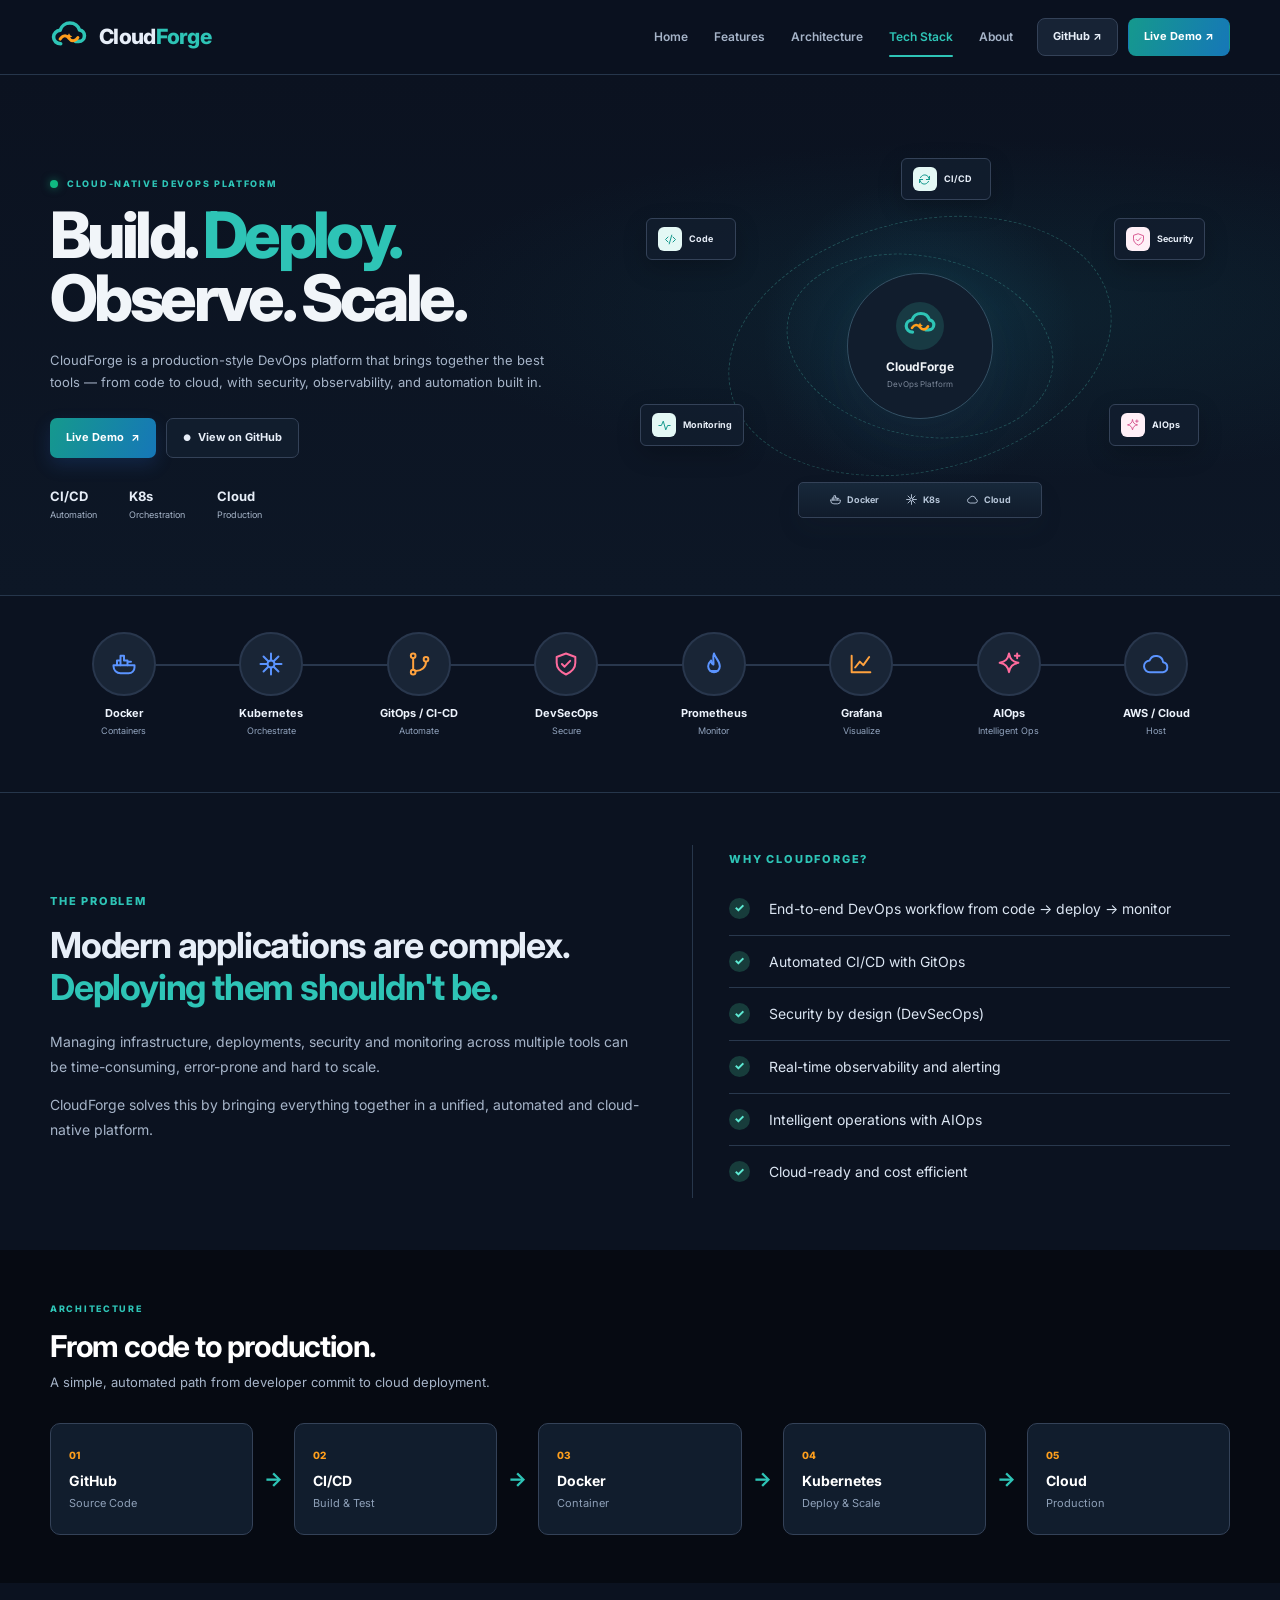
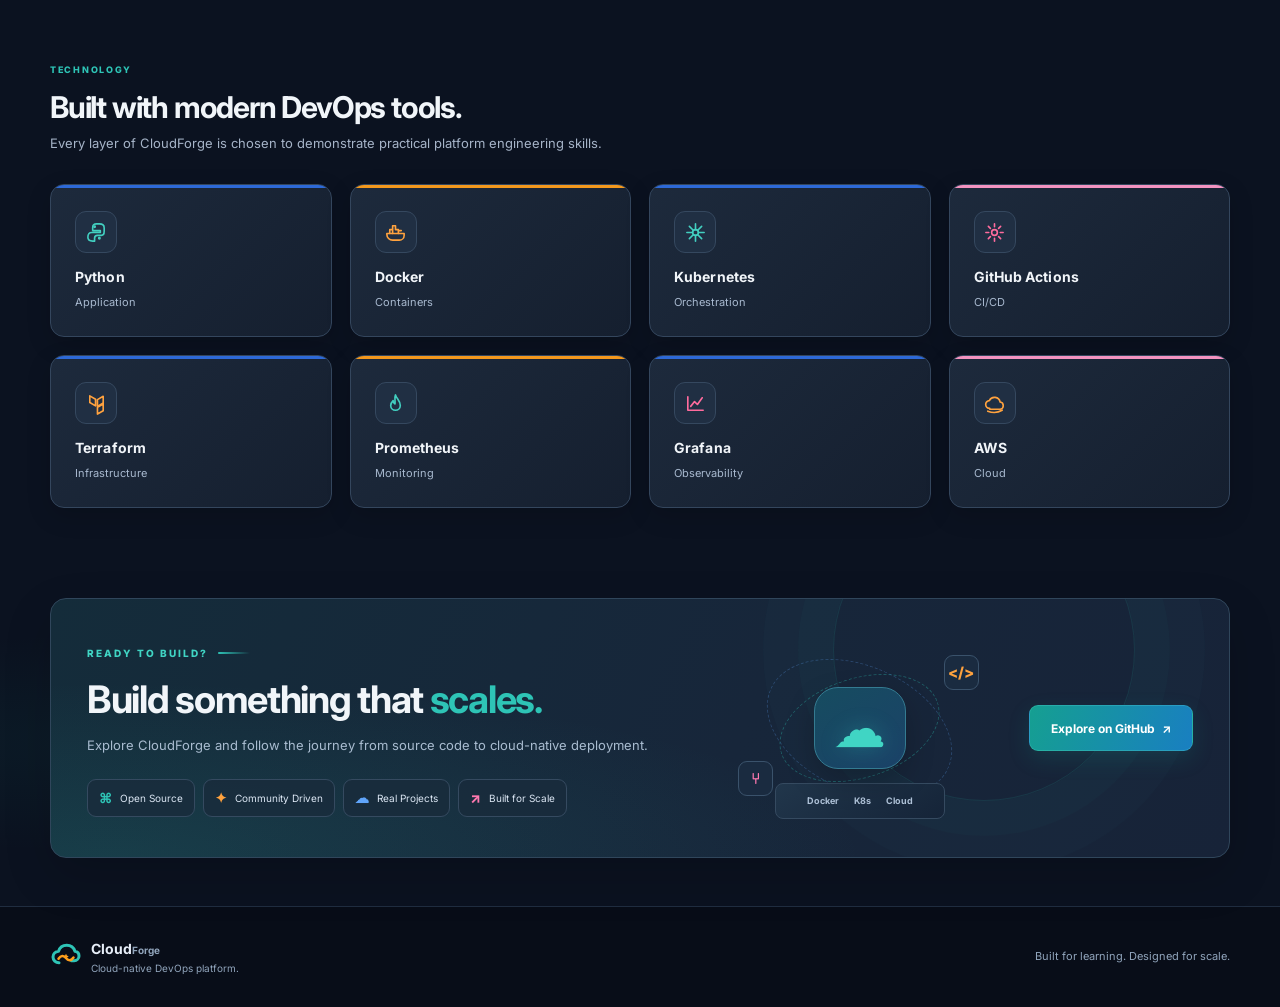
<file: docs/index.html>
<!DOCTYPE html>
<html lang="en">
<head>
  <meta charset="UTF-8">
  <meta name="viewport" content="width=device-width, initial-scale=1.0">
  <meta name="description" content="CloudForge — a cloud-native DevOps platform for building, deploying, observing, and scaling modern applications.">
  <title>CloudForge | Cloud-Native DevOps Platform</title>
  <link rel="icon" type="image/svg+xml" href="logo.svg">
  <link rel="preconnect" href="https://fonts.googleapis.com">
  <link rel="preconnect" href="https://fonts.gstatic.com" crossorigin>
  <link href="https://fonts.googleapis.com/css2?family=Inter:wght@400;500;600;700;800&display=swap" rel="stylesheet">
  <link rel="stylesheet" href="style.css">
</head>
<body>
  <header class="navbar">
    <div class="container nav-content">
      <a href="#" class="logo" aria-label="CloudForge home">
        <img src="logo.svg" class="logo-icon" alt="CloudForge logo">
        <span>Cloud<span>Forge</span></span>
      </a>

      <button class="mobile-menu-toggle" type="button"
              aria-label="Open navigation menu"
              aria-expanded="false"
              aria-controls="primary-navigation">
        <span></span><span></span><span></span>
      </button>

      <nav id="primary-navigation" aria-label="Primary navigation">
        <a class="active" href="#">Home</a>
        <a href="#features">Features</a>
        <a href="#architecture">Architecture</a>
        <a href="#stack">Tech Stack</a>
        <a href="#about">About</a>
      </nav>

      <div class="nav-actions">
        <a href="https://github.com/viditbruhh/CloudForge" class="github-btn" target="_blank" rel="noreferrer">GitHub ↗</a>
        <a href="demo.html" class="nav-demo-btn">Live Demo ↗</a>
      </div>
    </div>
  </header>

  <main>
    <section class="hero">
      <div class="container hero-grid">
        <div class="hero-copy">
          <span class="eyebrow hero-eyebrow"><span class="status-light" aria-hidden="true"></span> CLOUD-NATIVE DEVOPS PLATFORM</span>
          <h1>Build. <span>Deploy.</span><br>Observe. Scale.</h1>
          <p>CloudForge is a production-style DevOps platform that brings together the best tools — from code to cloud, with security, observability, and automation built in.</p>
          <div class="hero-actions">
            <a href="demo.html" class="primary-btn">Live Demo <span>↗</span></a>
            <a href="https://github.com/viditbruhh/CloudForge" class="secondary-btn" target="_blank" rel="noreferrer"><span class="github-mark">●</span> View on GitHub</a>
          </div>
          <div class="hero-proof">
            <div><strong>CI/CD</strong><span>Automation</span></div>
            <div><strong>K8s</strong><span>Orchestration</span></div>
            <div><strong>Cloud</strong><span>Production</span></div>
          </div>
        </div>

        <div class="hero-diagram" aria-label="CloudForge DevOps platform architecture illustration">
          <div class="diagram-glow"></div>
          <div class="orbit orbit-one"></div>
          <div class="orbit orbit-two"></div>
          <div class="diagram-node node-code"><span class="node-icon mint"><svg viewBox="0 0 24 24" aria-hidden="true" focusable="false"><path d="m8 8-4 4 4 4"/><path d="m16 8 4 4-4 4"/><path d="m14 5-4 14"/></svg></span><b>Code</b></div>
          <div class="diagram-node node-cicd"><span class="node-icon mint"><svg viewBox="0 0 24 24" aria-hidden="true" focusable="false"><path d="M20 7v5h-5"/><path d="M4 17v-5h5"/><path d="M5.6 9a7 7 0 0 1 11.8-2L20 12"/><path d="M4 12l2.6 5a7 7 0 0 0 11.8-2"/></svg></span><b>CI/CD</b></div>
          <div class="diagram-node node-security"><span class="node-icon pink"><svg viewBox="0 0 24 24" aria-hidden="true" focusable="false"><path d="M12 3 20 6v5c0 5-3.4 8-8 10-4.6-2-8-5-8-10V6z"/><path d="m8.5 12 2.3 2.3 4.8-5"/></svg></span><b>Security</b></div>
          <div class="diagram-node node-monitor"><span class="node-icon mint"><svg viewBox="0 0 24 24" aria-hidden="true" focusable="false"><path d="M3 12h4l3-7 4 14 3-7h4"/></svg></span><b>Monitoring</b></div>
          <div class="diagram-node node-ai"><span class="node-icon pink"><svg viewBox="0 0 24 24" aria-hidden="true" focusable="false"><path d="M12 3c1 5 3 7 8 8-5 1-7 3-8 8-1-5-3-7-8-8 5-1 7-3 8-8z"/><path d="M19 3v4M17 5h4"/></svg></span><b>AIOps</b></div>
          <div class="platform-core">
            <div class="core-logo"><img src="logo.svg" alt=""></div>
            <strong>CloudForge</strong>
            <span>DevOps Platform</span>
          </div>
          <div class="platform-base">
  <span><svg viewBox="0 0 24 24" aria-hidden="true"><path d="M3 13h18v2a5 5 0 0 1-5 5H9a6 6 0 0 1-6-6z"/><path d="M6 13V9h3v4M9 9V5h3v4M12 9h3v4M15 10h3"/></svg>Docker</span>
  <span><svg viewBox="0 0 24 24" aria-hidden="true"><circle cx="12" cy="12" r="3"/><path d="M12 3v6M12 15v6M3 12h6M15 12h6M5.6 5.6l4.3 4.3M14.1 14.1l4.3 4.3M18.4 5.6l-4.3 4.3M9.9 14.1l-4.3 4.3"/></svg>K8s</span>
  <span><svg viewBox="0 0 24 24" aria-hidden="true"><path d="M7 18.5a4.5 4.5 0 0 1-.6-8.9 6 6 0 0 1 11.5 1.4 3.8 3.8 0 0 1-.4 7.5z"/></svg>Cloud</span>
</div>
        </div>
      </div>
    </section>

    <section class="capability-strip" id="features">
  <div class="container">
    <div class="capability-grid">
      <div class="capability docker">
        <span class="cap-node"><svg viewBox="0 0 24 24" aria-hidden="true" focusable="false"><path d="M3 13h18v2a5 5 0 0 1-5 5H9a6 6 0 0 1-6-6z"/><path d="M6 13V9h3v4M9 9V5h3v4M12 9h3v4M15 10h3"/></svg></span>
        <strong>Docker</strong><small>Containers</small>
      </div>
      <div class="capability k8s">
        <span class="cap-node"><svg viewBox="0 0 24 24" aria-hidden="true" focusable="false"><circle cx="12" cy="12" r="3"/><path d="M12 3v6M12 15v6M3 12h6M15 12h6M5.6 5.6l4.3 4.3M14.1 14.1l4.3 4.3M18.4 5.6l-4.3 4.3M9.9 14.1l-4.3 4.3"/></svg></span>
        <strong>Kubernetes</strong><small>Orchestrate</small>
      </div>
      <div class="capability gitops">
        <span class="cap-node"><svg viewBox="0 0 24 24" aria-hidden="true" focusable="false"><circle cx="7" cy="5" r="2"/><circle cx="7" cy="19" r="2"/><circle cx="18" cy="8" r="2"/><path d="M7 7v10M9 18c5 0 9-3 9-8"/></svg></span>
        <strong>GitOps / CI-CD</strong><small>Automate</small>
      </div>
      <div class="capability security">
        <span class="cap-node"><svg viewBox="0 0 24 24" aria-hidden="true" focusable="false"><path d="M12 3 20 6v5c0 5-3.4 8-8 10-4.6-2-8-5-8-10V6z"/><path d="m8.5 12 2.3 2.3 4.8-5"/></svg></span>
        <strong>DevSecOps</strong><small>Secure</small>
      </div>
      <div class="capability prometheus">
        <span class="cap-node"><svg viewBox="0 0 24 24" aria-hidden="true" focusable="false"><path d="M12 3c1 4 5 6 5 11a5 5 0 0 1-10 0c0-2 1-3.5 2.5-5 .1 2 1 3 2 3.5C12 9 10.5 6.5 12 3z"/><path d="M9 18h6"/></svg></span>
        <strong>Prometheus</strong><small>Monitor</small>
      </div>
      <div class="capability grafana">
        <span class="cap-node"><svg viewBox="0 0 24 24" aria-hidden="true" focusable="false"><path d="M4 19V5M4 19h16"/><path d="m7 15 4-5 3 3 5-7"/></svg></span>
        <strong>Grafana</strong><small>Visualize</small>
      </div>
      <div class="capability aiops">
        <span class="cap-node"><svg viewBox="0 0 24 24" aria-hidden="true" focusable="false"><path d="M12 3c1 5 3 7 8 8-5 1-7 3-8 8-1-5-3-7-8-8 5-1 7-3 8-8z"/><path d="M19 3v4M17 5h4"/></svg></span>
        <strong>AIOps</strong><small>Intelligent Ops</small>
      </div>
      <div class="capability cloud">
        <span class="cap-node"><svg viewBox="0 0 24 24" aria-hidden="true" focusable="false"><path d="M7 19a5 5 0 0 1-.5-10 6 6 0 0 1 11.6 1.5A4.3 4.3 0 0 1 18 19z"/></svg></span>
        <strong>AWS / Cloud</strong><small>Host</small>
      </div>
    </div>
  </div>
</section>

    <section class="problem-section" id="about">
      <div class="container problem-grid">
        <div class="problem-copy">
          <span class="eyebrow">THE PROBLEM</span>
          <h2>Modern applications are complex.<br><span>Deploying them shouldn't be.</span></h2>
          <p>Managing infrastructure, deployments, security and monitoring across multiple tools can be time-consuming, error-prone and hard to scale.</p>
          <p>CloudForge solves this by bringing everything together in a unified, automated and cloud-native platform.</p>
        </div>
        <div class="why-card">
          <span class="eyebrow">WHY CLOUDFORGE?</span>
          <ul>
            <li><span>✓</span> End-to-end DevOps workflow from code → deploy → monitor</li>
            <li><span>✓</span> Automated CI/CD with GitOps</li>
            <li><span>✓</span> Security by design (DevSecOps)</li>
            <li><span>✓</span> Real-time observability and alerting</li>
            <li><span>✓</span> Intelligent operations with AIOps</li>
            <li><span>✓</span> Cloud-ready and cost efficient</li>
          </ul>
        </div>
      </div>
    </section>

    <section class="architecture-section" id="architecture">
      <div class="container">
        <div class="section-heading dark-heading">
          <span class="eyebrow">ARCHITECTURE</span>
          <h2>From code to production.</h2>
          <p>A simple, automated path from developer commit to cloud deployment.</p>
        </div>
        <div class="architecture-flow">
          <div class="architecture-node"><span>01</span><strong>GitHub</strong><small>Source Code</small></div>
          <div class="flow-arrow">→</div>
          <div class="architecture-node"><span>02</span><strong>CI/CD</strong><small>Build &amp; Test</small></div>
          <div class="flow-arrow">→</div>
          <div class="architecture-node"><span>03</span><strong>Docker</strong><small>Container</small></div>
          <div class="flow-arrow">→</div>
          <div class="architecture-node"><span>04</span><strong>Kubernetes</strong><small>Deploy &amp; Scale</small></div>
          <div class="flow-arrow">→</div>
          <div class="architecture-node"><span>05</span><strong>Cloud</strong><small>Production</small></div>
        </div>
      </div>
    </section>

    <section class="stack-section" id="stack">
      <div class="container">
        <div class="section-heading">
          <span class="eyebrow">TECHNOLOGY</span>
          <h2>Built with modern DevOps tools.</h2>
          <p>Every layer of CloudForge is chosen to demonstrate practical platform engineering skills.</p>
        </div>
        <div class="stack-grid">
          <div class="stack-card"><span class="stack-icon" aria-hidden="true"><svg viewBox="0 0 24 24" focusable="false"><path d="M12 3c-4 0-4 2-4 4v3h8v2H7c-3 0-4 2-4 5s2 4 5 4h2v-3c0-2 1-3 3-3h4c2 0 3-2 3-4V7c0-3-2-4-5-4z"/><circle cx="10" cy="6" r=".7" fill="currentColor"/><circle cx="15" cy="18" r=".7" fill="currentColor"/></svg></span><strong>Python</strong><small>Application</small></div>
          <div class="stack-card"><span class="stack-icon" aria-hidden="true"><svg viewBox="0 0 24 24" focusable="false"><path d="M3 13h18v2a5 5 0 0 1-5 5H9a6 6 0 0 1-6-6z"/><path d="M6 13V9h3v4M9 9V5h3v4M12 9h3v4M15 10h3"/></svg></span><strong>Docker</strong><small>Containers</small></div>
          <div class="stack-card"><span class="stack-icon" aria-hidden="true"><svg viewBox="0 0 24 24" focusable="false"><circle cx="12" cy="12" r="3"/><path d="M12 3v6M12 15v6M3 12h6M15 12h6M5.6 5.6l4.3 4.3M14.1 14.1l4.3 4.3M18.4 5.6l-4.3 4.3M9.9 14.1l-4.3 4.3"/></svg></span><strong>Kubernetes</strong><small>Orchestration</small></div>
          <div class="stack-card"><span class="stack-icon" aria-hidden="true"><svg viewBox="0 0 24 24" focusable="false"><circle cx="12" cy="12" r="3"/><path d="M12 3v3M12 18v3M3 12h3M18 12h3M5.6 5.6l2.1 2.1M16.3 16.3l2.1 2.1M18.4 5.6l-2.1 2.1M7.7 16.3l-2.1 2.1"/></svg></span><strong>GitHub Actions</strong><small>CI/CD</small></div>
          <div class="stack-card"><span class="stack-icon" aria-hidden="true"><svg viewBox="0 0 24 24" focusable="false"><path d="m5 4 6 3.5v7L5 11zM13 8l6-3.5v7L13 15zM13 16l6-3.5v7L13 23z"/></svg></span><strong>Terraform</strong><small>Infrastructure</small></div>
          <div class="stack-card"><span class="stack-icon" aria-hidden="true"><svg viewBox="0 0 24 24" focusable="false"><path d="M12 3c1 4 5 6 5 11a5 5 0 0 1-10 0c0-2 1-3.5 2.5-5 .1 2 1 3 2 3.5C12 9 10.5 6.5 12 3z"/></svg></span><strong>Prometheus</strong><small>Monitoring</small></div>
          <div class="stack-card"><span class="stack-icon" aria-hidden="true"><svg viewBox="0 0 24 24" focusable="false"><path d="M4 19V5M4 19h16"/><path d="m7 15 4-5 3 3 5-7"/></svg></span><strong>Grafana</strong><small>Observability</small></div>
          <div class="stack-card"><span class="stack-icon" aria-hidden="true"><svg viewBox="0 0 24 24" focusable="false"><path d="M7 17a4 4 0 0 1-.4-8 6 6 0 0 1 11.3 1.5A3.8 3.8 0 0 1 18 18H7z"/><path d="M5 20c5 2 10 2 15-1"/></svg></span><strong>AWS</strong><small>Cloud</small></div>
        </div>
      </div>
    </section>

    <section class="cta-section">
      <div class="container cta-card">
        <div class="cta-copy">
          <span class="eyebrow">READY TO BUILD?</span>
          <h2>Build something that <span>scales.</span></h2>
          <p>Explore CloudForge and follow the journey from source code to cloud-native deployment.</p>

          <div class="cta-highlights">
            <span><b class="cta-highlight-icon mint">⌘</b> Open Source</span>
            <span><b class="cta-highlight-icon orange">✦</b> Community Driven</span>
            <span><b class="cta-highlight-icon blue">☁</b> Real Projects</span>
            <span><b class="cta-highlight-icon pink">↗</b> Built for Scale</span>
          </div>
        </div>

        <div class="cta-visual" aria-hidden="true">
          <div class="cta-orbit cta-orbit-one"></div>
          <div class="cta-orbit cta-orbit-two"></div>
          <div class="cta-cloud">☁</div>
          <div class="cta-float cta-float-code">&lt;/&gt;</div>
          <div class="cta-float cta-float-git">⑂</div>
          <div class="cta-platform">
            <span>Docker</span><span>K8s</span><span>Cloud</span>
          </div>
        </div>

        <a href="https://github.com/viditbruhh/CloudForge" class="primary-btn cta-github-btn" target="_blank" rel="noreferrer">Explore on GitHub <span>↗</span></a>
      </div>
    </section>
  </main>

  <footer>
    <div class="container footer-content">
      <div class="footer-brand"><img src="logo.svg" alt=""><div><strong>Cloud<span>Forge</span></strong><span>Cloud-native DevOps platform.</span></div></div>
      <p>Built for learning. Designed for scale.</p>
    </div>
  </footer>
  <script src="script.js" defer></script>
</body>
</html>
</file>
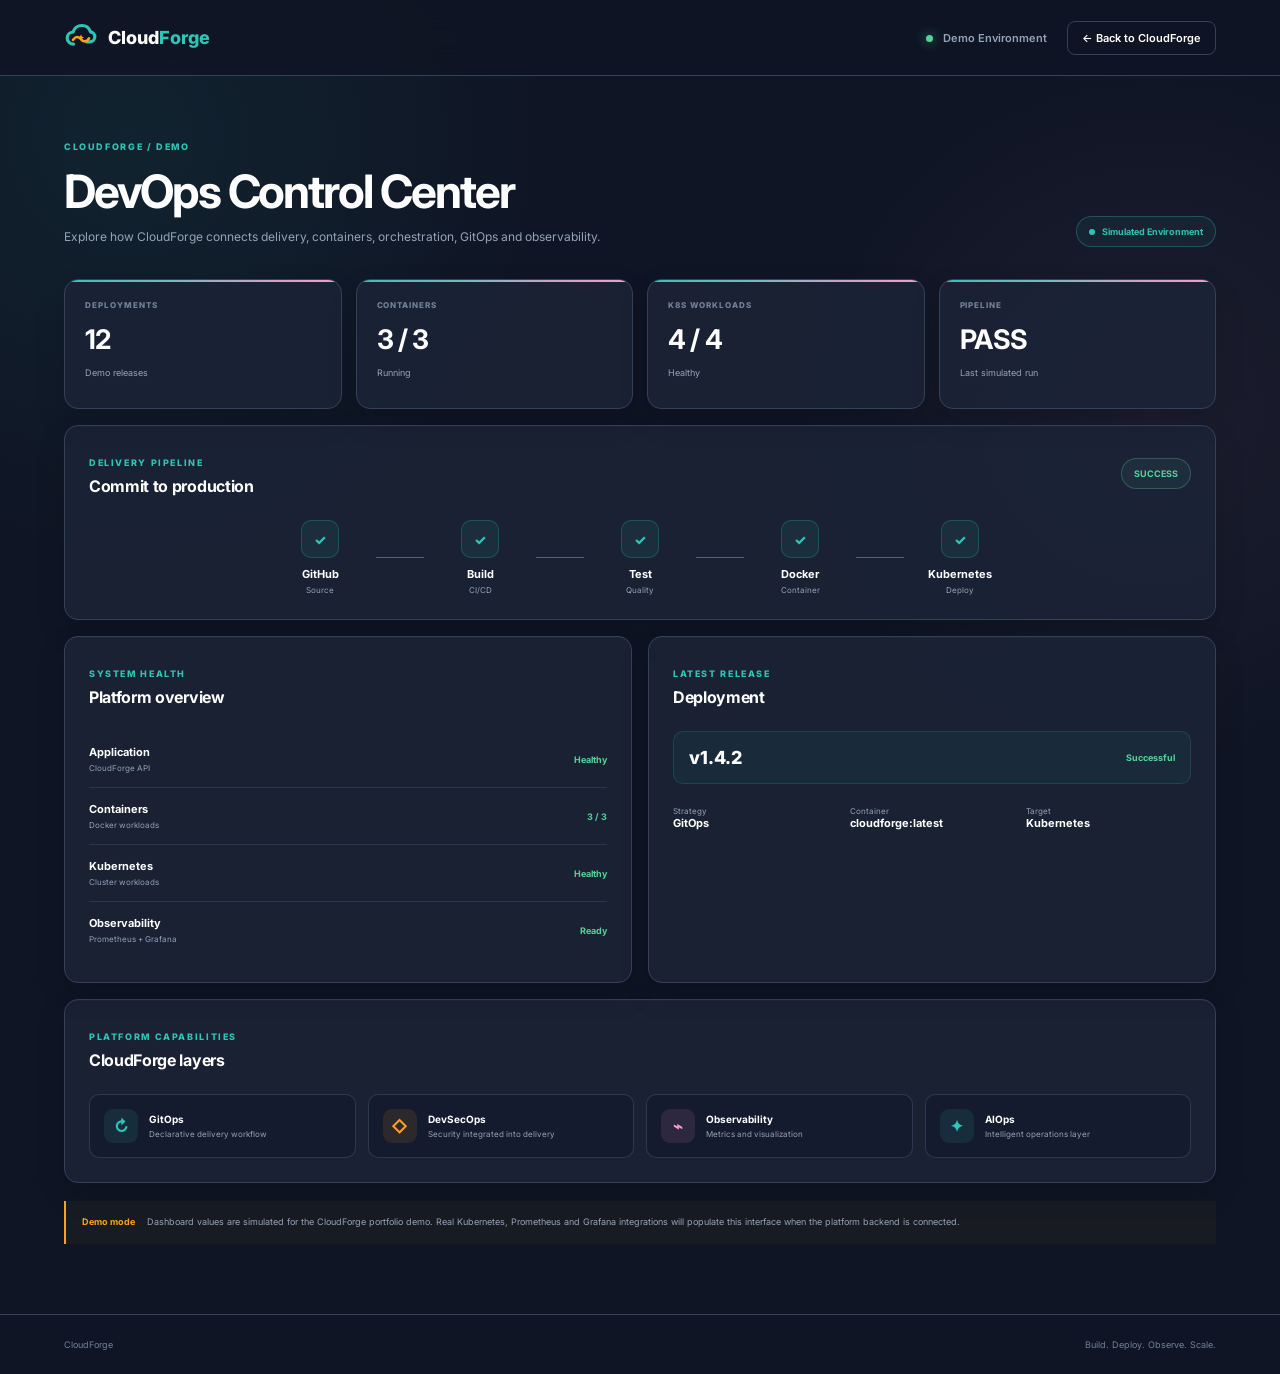
<file: docs/demo.html>
<!DOCTYPE html>
<html lang="en">
<head>
  <meta charset="UTF-8">
  <meta name="viewport" content="width=device-width, initial-scale=1.0">
  <title>CloudForge | DevOps Dashboard</title>
  <link rel="icon" href="logo.svg">
  <link rel="stylesheet" href="demo.css">
</head>

<body>

  <header class="demo-nav">
    <a href="index.html" class="brand">
      <img src="logo.svg" alt="CloudForge">
      <span>Cloud<span>Forge</span></span>
    </a>

    <div class="demo-nav-right">
      <span class="environment">
        <i></i>
        Demo Environment
      </span>

      <a href="index.html" class="back-btn">← Back to CloudForge</a>
    </div>
  </header>

  <main class="dashboard">

    <section class="dashboard-heading">
      <div>
        <span class="eyebrow">CLOUDFORGE / DEMO</span>
        <h1>DevOps Control Center</h1>
        <p>
          Explore how CloudForge connects delivery, containers,
          orchestration, GitOps and observability.
        </p>
      </div>

      <div class="status-pill">
        <span></span>
        Simulated Environment
      </div>
    </section>

    <section class="metric-grid">

      <article class="metric-card">
        <span class="metric-label">DEPLOYMENTS</span>
        <strong>12</strong>
        <small>Demo releases</small>
      </article>

      <article class="metric-card">
        <span class="metric-label">CONTAINERS</span>
        <strong>3 / 3</strong>
        <small>Running</small>
      </article>

      <article class="metric-card">
        <span class="metric-label">K8S WORKLOADS</span>
        <strong>4 / 4</strong>
        <small>Healthy</small>
      </article>

      <article class="metric-card">
        <span class="metric-label">PIPELINE</span>
        <strong>PASS</strong>
        <small>Last simulated run</small>
      </article>

    </section>

    <section class="panel pipeline-panel">

      <div class="panel-heading">
        <div>
          <span class="panel-kicker">DELIVERY PIPELINE</span>
          <h2>Commit to production</h2>
        </div>

        <span class="panel-status">SUCCESS</span>
      </div>

      <div class="pipeline">

        <div class="pipeline-step complete">
          <div class="step-icon">✓</div>
          <strong>GitHub</strong>
          <small>Source</small>
        </div>

        <div class="pipeline-line complete"></div>

        <div class="pipeline-step complete">
          <div class="step-icon">✓</div>
          <strong>Build</strong>
          <small>CI/CD</small>
        </div>

        <div class="pipeline-line complete"></div>

        <div class="pipeline-step complete">
          <div class="step-icon">✓</div>
          <strong>Test</strong>
          <small>Quality</small>
        </div>

        <div class="pipeline-line complete"></div>

        <div class="pipeline-step complete">
          <div class="step-icon">✓</div>
          <strong>Docker</strong>
          <small>Container</small>
        </div>

        <div class="pipeline-line complete"></div>

        <div class="pipeline-step complete">
          <div class="step-icon">✓</div>
          <strong>Kubernetes</strong>
          <small>Deploy</small>
        </div>

      </div>

    </section>

    <div class="dashboard-grid">

      <section class="panel health-panel">

        <div class="panel-heading">
          <div>
            <span class="panel-kicker">SYSTEM HEALTH</span>
            <h2>Platform overview</h2>
          </div>
        </div>

        <div class="health-list">

          <div class="health-row">
            <div>
              <strong>Application</strong>
              <small>CloudForge API</small>
            </div>
            <span class="healthy">Healthy</span>
          </div>

          <div class="health-row">
            <div>
              <strong>Containers</strong>
              <small>Docker workloads</small>
            </div>
            <span class="healthy">3 / 3</span>
          </div>

          <div class="health-row">
            <div>
              <strong>Kubernetes</strong>
              <small>Cluster workloads</small>
            </div>
            <span class="healthy">Healthy</span>
          </div>

          <div class="health-row">
            <div>
              <strong>Observability</strong>
              <small>Prometheus + Grafana</small>
            </div>
            <span class="healthy">Ready</span>
          </div>

        </div>

      </section>

      <section class="panel deployment-panel">

        <div class="panel-heading">
          <div>
            <span class="panel-kicker">LATEST RELEASE</span>
            <h2>Deployment</h2>
          </div>
        </div>

        <div class="release-version">
          <span>v1.4.2</span>
          <strong>Successful</strong>
        </div>

        <div class="release-info">
          <div>
            <small>Strategy</small>
            <strong>GitOps</strong>
          </div>

          <div>
            <small>Container</small>
            <strong>cloudforge:latest</strong>
          </div>

          <div>
            <small>Target</small>
            <strong>Kubernetes</strong>
          </div>
        </div>

      </section>

    </div>

    <section class="panel capabilities-panel">

      <div class="panel-heading">
        <div>
          <span class="panel-kicker">PLATFORM CAPABILITIES</span>
          <h2>CloudForge layers</h2>
        </div>
      </div>

      <div class="capability-grid">

        <div class="capability-item">
          <span class="cap-icon mint">↻</span>
          <div>
            <strong>GitOps</strong>
            <small>Declarative delivery workflow</small>
          </div>
        </div>

        <div class="capability-item">
          <span class="cap-icon orange">◇</span>
          <div>
            <strong>DevSecOps</strong>
            <small>Security integrated into delivery</small>
          </div>
        </div>

        <div class="capability-item">
          <span class="cap-icon pink">⌁</span>
          <div>
            <strong>Observability</strong>
            <small>Metrics and visualization</small>
          </div>
        </div>

        <div class="capability-item">
          <span class="cap-icon mint">✦</span>
          <div>
            <strong>AIOps</strong>
            <small>Intelligent operations layer</small>
          </div>
        </div>

      </div>

    </section>

    <div class="demo-note">
      <strong>Demo mode</strong>
      <span>
        Dashboard values are simulated for the CloudForge portfolio demo.
        Real Kubernetes, Prometheus and Grafana integrations will populate
        this interface when the platform backend is connected.
      </span>
    </div>

  </main>

  <footer class="demo-footer">
    <span>CloudForge</span>
    <span>Build. Deploy. Observe. Scale.</span>
  </footer>

</body>
</html>
</file>
<file: docs/style.css>
@import url('https://fonts.googleapis.com/css2?family=Inter:wght@400;500;600;700;800&display=swap');

:root {
  --mint: #2EC4B6;
  --mint-dark: #239B90;
  --orange: #FF9F1C;
  --pink: #FF99C8;
  --white: #FFFFFF;
  --horizon: #EBF5FB;
  --slate: #2B2D42;
  --muted: #64748B;
  --line: #D9E2EC;
  --dark: #151B2E;
  --dark-card: #222C40;
  --shadow: 0 18px 50px rgba(43,45,66,.08);
}

* { box-sizing: border-box; margin: 0; padding: 0; }
html { scroll-behavior: smooth; }
body { font-family: 'Inter', Arial, sans-serif; color: var(--slate); background: var(--white); line-height: 1.6; }
a { color: inherit; text-decoration: none; }
.container { width: min(1180px, calc(100% - 48px)); margin: 0 auto; }

.navbar { position: sticky; top: 0; z-index: 20; background: rgba(255,255,255,.96); border-bottom: 1px solid #E8EDF2; backdrop-filter: blur(12px); }
.nav-content { min-height: 76px; display: flex; align-items: center; justify-content: space-between; gap: 28px; }
.logo { display: flex; align-items: center; gap: 10px; font-size: 20px; font-weight: 800; letter-spacing: -.6px; }
.logo > span span { color: var(--mint); }
.logo-icon { width: 36px; height: 36px; display: block; object-fit: contain; }
nav { display: flex; align-items: center; gap: 28px; margin-left: auto; }
nav a { position: relative; font-size: 12px; font-weight: 600; color: #5B6475; padding: 28px 0; }
nav a:hover, nav a.active { color: #2F6DE0; }
nav a.active::after { content: ''; position: absolute; left: 0; right: 0; bottom: 18px; height: 2px; border-radius: 2px; background: #2F6DE0; }
.nav-actions { display: flex; gap: 9px; align-items: center; }
.github-btn, .nav-demo-btn { padding: 9px 15px; border-radius: 7px; font-size: 11px; font-weight: 700; }
.github-btn { border: 1px solid #CBD5E1; background: #fff; }
.nav-demo-btn { background: #2F6DE0; color: #fff; }

.hero { background: linear-gradient(180deg, #fff 0%, #F9FCFE 100%); padding: 56px 0 34px; overflow: hidden; }
.hero-grid { display: grid; grid-template-columns: .92fr 1.08fr; align-items: center; gap: 30px; min-height: 430px; }
.eyebrow { display: inline-block; font-size: 9px; line-height: 1; letter-spacing: 1.7px; font-weight: 800; color: var(--mint); margin-bottom: 16px; }
.hero h1 { font-size: clamp(46px, 5vw, 70px); line-height: .98; letter-spacing: -3.6px; font-weight: 800; color: var(--slate); margin-bottom: 19px; }
.hero h1 span { color: #2F6DE0; }
.hero-copy > p { max-width: 500px; color: var(--muted); font-size: 13px; line-height: 1.75; margin-bottom: 24px; }
.hero-actions { display: flex; gap: 10px; margin-bottom: 28px; }
.primary-btn, .secondary-btn { display: inline-flex; align-items: center; justify-content: center; gap: 7px; min-height: 40px; padding: 0 16px; border-radius: 7px; font-size: 11px; font-weight: 700; transition: .2s ease; }
.primary-btn { background: #2F6DE0; color: #fff; box-shadow: 0 7px 18px rgba(47,109,224,.18); }
.primary-btn:hover { transform: translateY(-1px); box-shadow: 0 10px 22px rgba(47,109,224,.25); }
.secondary-btn { background: #fff; border: 1px solid #CBD5E1; }
.secondary-btn:hover { border-color: #2F6DE0; color: #2F6DE0; }
.github-mark { font-size: 9px; }
.hero-proof { display: flex; gap: 32px; }
.hero-proof div { display: flex; flex-direction: column; gap: 1px; }
.hero-proof strong { font-size: 13px; }
.hero-proof span { font-size: 9px; color: #94A3B8; }

.hero-diagram { position: relative; min-height: 400px; }
.diagram-glow { position: absolute; width: 310px; height: 310px; left: 50%; top: 48%; transform: translate(-50%,-50%); background: radial-gradient(circle, rgba(235,245,251,.95) 0%, rgba(235,245,251,.55) 38%, rgba(255,255,255,0) 72%); }
.orbit { position: absolute; left: 50%; top: 50%; transform: translate(-50%,-50%); border: 1px dashed #D4E2EE; border-radius: 50%; }
.orbit-one { width: 270px; height: 180px; transform: translate(-50%,-50%) rotate(12deg); }
.orbit-two { width: 390px; height: 250px; transform: translate(-50%,-50%) rotate(-14deg); }
.diagram-node { position: absolute; z-index: 3; min-width: 90px; padding: 8px 11px; display: flex; align-items: center; gap: 7px; background: rgba(255,255,255,.98); border: 1px solid #D7E2EC; border-radius: 6px; box-shadow: 0 8px 20px rgba(43,45,66,.06); font-size: 9px; }
.node-icon { width: 24px; height: 24px; display: grid; place-items: center; border-radius: 6px; font-size: 11px; font-weight: 800; }
.node-icon.mint { color: #198F84; background: #E4F8F5; }
.node-icon.pink { color: #D95B93; background: #FFF0F7; }
.node-code { left: 6%; top: 18%; }
.node-cicd { left: 47%; top: 3%; }
.node-security { right: 4%; top: 18%; }
.node-monitor { left: 5%; bottom: 25%; }
.node-ai { right: 5%; bottom: 25%; }
.platform-core { position: absolute; z-index: 4; left: 50%; top: 50%; transform: translate(-50%,-50%); width: 146px; height: 146px; border-radius: 50%; background: #fff; border: 1px solid #D4E4F0; box-shadow: 0 16px 45px rgba(43,45,66,.12); display: flex; flex-direction: column; align-items: center; justify-content: center; }
.core-logo { width: 48px; height: 48px; display: grid; place-items: center; border-radius: 50%; background: var(--horizon); margin-bottom: 7px; }
.core-logo img { width: 34px; height: 34px; }
.platform-core strong { font-size: 12px; }
.platform-core span { font-size: 8px; color: #7A8698; margin-top: 2px; }
.platform-base { position: absolute; z-index: 2; left: 50%; bottom: 7%; transform: translateX(-50%); display: flex; gap: 26px; padding: 10px 30px; background: linear-gradient(180deg,#F4F8FB,#E4EDF4); border: 1px solid #D5E0E9; border-radius: 5px; box-shadow: 0 12px 25px rgba(43,45,66,.08); color: #64748B; font-size: 9px; font-weight: 700; }

.capability-strip { background: #EBF5FB; border-top: 1px solid #D5E5EF; border-bottom: 1px solid #D5E5EF; }
.capability-grid { display: grid; grid-template-columns: repeat(8, 1fr); }
.capability { min-height: 92px; display: flex; flex-direction: column; align-items: center; justify-content: center; gap: 4px; border-right: 1px solid #D5E2EC; text-align: center; }
.capability:first-child { border-left: 1px solid #D5E2EC; }
.cap-icon { width: 27px; height: 27px; display: grid; place-items: center; font-size: 17px; font-weight: 800; margin-bottom: 2px; }
.docker, .k8s, .prometheus, .cloud { color: #2F6DE0; }
.gitops, .grafana { color: var(--orange); }
.security, .aiops { color: #E35B96; }
.capability strong { font-size: 9px; }
.capability small { font-size: 8px; color: #64748B; }

.problem-section { padding: 42px 0; background: #fff; }
.problem-grid { display: grid; grid-template-columns: 1fr 1fr; gap: 58px; align-items: center; }
.problem-copy h2 { font-size: 28px; line-height: 1.18; letter-spacing: -1.3px; margin-bottom: 14px; }
.problem-copy h2 span { color: #2F6DE0; }
.problem-copy p { max-width: 520px; color: var(--muted); font-size: 11px; line-height: 1.75; margin-bottom: 8px; }
.why-card { border-left: 1px solid #DCE5ED; padding-left: 36px; }
.why-card ul { list-style: none; display: grid; gap: 11px; }
.why-card li { display: flex; align-items: flex-start; gap: 9px; color: #526176; font-size: 10px; }
.why-card li span { flex: 0 0 auto; width: 16px; height: 16px; display: grid; place-items: center; border-radius: 50%; background: #DDF6F2; color: #15998D; font-size: 9px; font-weight: 800; }

.architecture-section { padding: 44px 0 48px; background: var(--dark); color: #fff; }
.dark-heading h2 { color: #fff; }
.dark-heading p { color: #9AA9BE; }
.section-heading { margin-bottom: 30px; }
.section-heading h2 { font-size: 30px; line-height: 1.15; letter-spacing: -1.2px; margin-bottom: 8px; }
.section-heading p { color: var(--muted); font-size: 13px; line-height: 1.65; }
.architecture-flow { display: flex; align-items: center; justify-content: space-between; gap: 11px; }
.architecture-node { flex: 1; min-height: 112px; padding: 18px; display: flex; flex-direction: column; justify-content: center; background: var(--dark-card); border: 1px solid #344258; border-radius: 10px; }
.architecture-node span { color: var(--orange); font-size: 10px; font-weight: 800; margin-bottom: 8px; }
.architecture-node strong { font-size: 14px; line-height: 1.4; margin-bottom: 5px; }
.architecture-node small { color: #8EA0B8; font-size: 11px; line-height: 1.5; }
.flow-arrow { color: var(--mint); font-size: 20px; font-weight: 700; }

.stack-section { padding: 62px 0; background: #fff; }
.stack-grid { display: grid; grid-template-columns: repeat(4, 1fr); gap: 12px; }
.stack-card { position: relative; min-height: 92px; padding: 19px 20px; display: flex; flex-direction: column; justify-content: center; background: #fff; border: 1px solid #DDE6EE; border-radius: 9px; box-shadow: 0 5px 16px rgba(43,45,66,.03); overflow: hidden; }
.stack-card::before { content: ''; position: absolute; top: 0; left: 0; width: 100%; height: 3px; background: #2F6DE0; }
.stack-card:nth-child(2n)::before { background: var(--orange); }
.stack-card:nth-child(4n)::before { background: var(--pink); }
.stack-card strong { font-size: 14px; line-height: 1.4; margin-bottom: 4px; }
.stack-card small { color: #8090A3; font-size: 11px; line-height: 1.5; }
.stack-dot { position: absolute; right: 17px; top: 18px; width: 7px; height: 7px; border-radius: 50%; }
.mint-dot { background: var(--mint); }.orange-dot { background: var(--orange); }.pink-dot { background: var(--pink); }

.cta-section { padding: 42px 0 60px; background: #fff; }
.cta-card { min-height: 170px; padding: 35px 44px; display: flex; align-items: center; justify-content: space-between; gap: 30px; background: var(--horizon); border: 1px solid #DDECF5; border-radius: 12px; }
.cta-card h2 { font-size: 27px; letter-spacing: -1px; margin-bottom: 5px; }
.cta-card p { color: var(--muted); font-size: 11px; }

footer { background: var(--dark); color: #fff; }
.footer-content { min-height: 92px; display: flex; align-items: center; justify-content: space-between; }
.footer-brand { display: flex; align-items: center; gap: 9px; }
.footer-brand img { width: 28px; height: 28px; }
.footer-brand div { display: flex; flex-direction: column; }
.footer-brand strong { font-size: 13px; }
.footer-brand span, footer p { color: #8FA0B7; font-size: 9px; }

@media (max-width: 980px) {
  nav { gap: 16px; }
  .hero-grid { grid-template-columns: 1fr; }
  .hero-copy { max-width: 650px; }
  .hero-diagram { min-height: 350px; }
  .capability-grid { grid-template-columns: repeat(4, 1fr); }
  .capability:nth-child(4n) { border-right: 1px solid #E2EAF1; }
  .problem-grid { gap: 30px; }
}

@media (max-width: 760px) {
  .container { width: min(100% - 30px, 620px); }
  .nav-content { min-height: 68px; }
  nav { display: none; }
  .nav-actions .github-btn { display: none; }
  .logo { font-size: 18px; }
  .hero { padding-top: 42px; }
  .hero h1 { font-size: clamp(43px, 12vw, 58px); letter-spacing: -2.5px; }
  .hero-diagram { min-height: 330px; transform: scale(.94); transform-origin: center; }
  .capability-grid { grid-template-columns: repeat(2, 1fr); }
  .capability { border-bottom: 1px solid #E2EAF1; }
  .capability:nth-child(odd) { border-left: 1px solid #E2EAF1; }
  .problem-grid { grid-template-columns: 1fr; }
  .why-card { border-left: 0; border-top: 1px solid #DCE5ED; padding: 24px 0 0; }
  .architecture-flow { flex-direction: column; align-items: stretch; }
  .architecture-node { width: 100%; }
  .flow-arrow { transform: rotate(90deg); text-align: center; }
  .stack-grid { grid-template-columns: repeat(2, 1fr); }
  .cta-card { flex-direction: column; align-items: flex-start; padding: 30px; }
  .footer-content { flex-direction: column; align-items: flex-start; justify-content: center; gap: 10px; padding: 20px 0; }
}


/* CloudForge motion + accessible theme system */
.theme-toggle { display:inline-flex; align-items:center; justify-content:center; gap:7px; min-height:34px; padding:0 11px; border:1px solid #CBD5E1; border-radius:8px; background:#fff; color:#2B2D42; cursor:pointer; font:600 11px/1 'Inter',Arial,sans-serif; transition:background .2s ease,color .2s ease,border-color .2s ease,transform .2s ease; }
.theme-toggle:hover { transform:translateY(-1px); border-color:var(--mint); }
.theme-icon { font-size:16px; line-height:1; }

/* Slow, restrained motion: orbital rings, floating capability cards, and pipeline pulses. */
.orbit-one { animation: orbit-drift-one 18s ease-in-out infinite alternate; }
.orbit-two { animation: orbit-drift-two 23s ease-in-out infinite alternate; }
.diagram-glow { animation: glow-breathe 5s ease-in-out infinite; }
.diagram-node { animation: node-float 5.5s ease-in-out infinite; }
.node-cicd { animation-delay:-1.1s; }
.node-security { animation-delay:-2.2s; }
.node-monitor { animation-delay:-3.1s; }
.node-ai { animation-delay:-4s; }
.platform-core { animation: core-glow 4s ease-in-out infinite; }
.capability { transition:transform .25s ease,background-color .25s ease; }
.capability:hover { transform:translateY(-4px); }
.stack-card { transition:transform .25s ease,box-shadow .25s ease,border-color .25s ease; }
.stack-card:hover { transform:translateY(-5px); box-shadow:0 12px 28px rgba(43,45,66,.12); border-color:var(--mint); }
.architecture-node { position:relative; overflow:hidden; transition:transform .25s ease,border-color .25s ease; }
.architecture-node::after { content:""; position:absolute; left:-70%; bottom:0; width:45%; height:2px; background:linear-gradient(90deg,transparent,var(--mint),#60A5FA,transparent); animation:pipeline-signal 4.8s linear infinite; }
.architecture-node:nth-of-type(3)::after { animation-delay:1.2s; }
.architecture-node:nth-of-type(5)::after { animation-delay:2.4s; }
.architecture-node:nth-of-type(7)::after { animation-delay:3.6s; }
.architecture-node:hover { transform:translateY(-3px); border-color:var(--mint); }
.flow-arrow { animation:arrow-pulse 2s ease-in-out infinite; }

@keyframes orbit-drift-one { from { transform:translate(-50%,-50%) rotate(12deg); } to { transform:translate(-50%,-50%) rotate(24deg); } }
@keyframes orbit-drift-two { from { transform:translate(-50%,-50%) rotate(-14deg); } to { transform:translate(-50%,-50%) rotate(-2deg); } }
@keyframes glow-breathe { 0%,100% { opacity:.72; scale:.96; } 50% { opacity:1; scale:1.04; } }
@keyframes node-float { 0%,100% { translate:0 0; } 50% { translate:0 -7px; } }
@keyframes core-glow { 0%,100% { box-shadow:0 16px 45px rgba(43,45,66,.12),0 0 0 0 rgba(46,196,182,0); } 50% { box-shadow:0 18px 48px rgba(43,45,66,.16),0 0 0 8px rgba(46,196,182,.09); } }
@keyframes pipeline-signal { 0% { left:-70%; } 100% { left:130%; } }
@keyframes arrow-pulse { 0%,100% { opacity:.55; } 50% { opacity:1; } }

/* Dark theme: preserve the same logo and mint/orange brand accents. */
body.dark-mode { --slate:#E7EEF8; --muted:#A6B4C8; --line:#334155; --horizon:#15283A; --dark:#080D18; --dark-card:#111D2D; --shadow:0 18px 50px rgba(0,0,0,.25); color:var(--slate); background:#0B1220; }
body.dark-mode .navbar { background:rgba(8,13,24,.94); border-bottom-color:#1F2C40; }
body.dark-mode .logo > span span { color:var(--mint); }
body.dark-mode nav a { color:#A6B4C8; }
body.dark-mode nav a:hover, body.dark-mode nav a.active { color:var(--mint); }
body.dark-mode nav a.active::after { background:var(--mint); }
body.dark-mode .github-btn, body.dark-mode .theme-toggle { background:#111D2D; color:#E7EEF8; border-color:#344258; }
body.dark-mode .nav-demo-btn, body.dark-mode .primary-btn { background:linear-gradient(110deg,#15998D,#1677B8); }
body.dark-mode .hero { background:radial-gradient(ellipse at 78% 45%,rgba(20,113,123,.14),transparent 42%),linear-gradient(180deg,#0B1220,#0D1726); }
body.dark-mode .hero h1 { color:#F1F5F9; }
body.dark-mode .hero h1 span { color:var(--mint); }
body.dark-mode .hero-copy > p, body.dark-mode .hero-proof span { color:#A6B4C8; }
body.dark-mode .diagram-glow { background:radial-gradient(circle,rgba(46,196,182,.18) 0%,rgba(31,116,151,.10) 38%,transparent 72%); }
body.dark-mode .orbit { border-color:rgba(94,234,212,.24); }
body.dark-mode .diagram-node { background:rgba(17,29,45,.96); color:#E7EEF8; border-color:#344258; box-shadow:0 8px 24px rgba(0,0,0,.2); }
body.dark-mode .platform-core { background:#111D2D; border-color:#345064; color:#F1F5F9; }
body.dark-mode .core-logo { background:#183A43; }
body.dark-mode .platform-base { background:linear-gradient(180deg,#17283A,#101B2B); border-color:#344258; color:#B6C5D8; }
body.dark-mode .capability-strip { background:#0D1726; border-color:#1F2C40; }
body.dark-mode .capability { border-color:#1F2C40; }
body.dark-mode .capability small { color:#91A2B8; }
body.dark-mode .problem-section, body.dark-mode .stack-section, body.dark-mode .cta-section { background:#0B1220; }
body.dark-mode .problem-copy h2 span { color:var(--mint); }
body.dark-mode .why-card { border-color:#27364B; }
body.dark-mode .why-card li { color:#B8C5D7; }
body.dark-mode .why-card li span { background:#173C3B; color:#5EEAD4; }
body.dark-mode .architecture-section { background:#060A12; }
body.dark-mode .stack-card { background:#111D2D; border-color:#28384D; box-shadow:0 5px 16px rgba(0,0,0,.12); }
body.dark-mode .stack-card small { color:#A6B4C8; }
body.dark-mode .stack-card:hover { box-shadow:0 12px 28px rgba(0,0,0,.28); }
body.dark-mode .cta-card { background:linear-gradient(115deg,#112B38,#142239); border-color:#254454; }
body.dark-mode .secondary-btn { background:#111D2D; border-color:#344258; color:#E7EEF8; }
body.dark-mode .secondary-btn:hover { border-color:var(--mint); color:var(--mint); }
body.dark-mode .section-heading p, body.dark-mode .problem-copy p { color:#A6B4C8; }

@media (max-width:760px) { .theme-label { display:none; } .theme-toggle { width:36px; padding:0; } .nav-actions { gap:7px; } }
@media (prefers-reduced-motion:reduce) {
  *, *::before, *::after { scroll-behavior:auto !important; animation-duration:.01ms !important; animation-iteration-count:1 !important; transition-duration:.01ms !important; }
}

.footer-brand strong span { color:var(--mint); }

/* CloudForge: consistent light theme */
body:not(.dark-mode) .architecture-section {
  background: #F4F8FC;
  color: #2B2D42;
}

body:not(.dark-mode) .architecture-section .dark-heading h2 {
  color: #2B2D42;
}

body:not(.dark-mode) .architecture-section .dark-heading p {
  color: #526477;
}

body:not(.dark-mode) .architecture-section .architecture-node {
  background: #FFFFFF;
  border-color: #D5E2EC;
  box-shadow: 0 5px 16px rgba(43, 45, 66, 0.05);
}

body:not(.dark-mode) .architecture-section .architecture-node strong {
  color: #2B2D42;
}

body:not(.dark-mode) .architecture-section .architecture-node small {
  color: #526477;
}

body:not(.dark-mode) footer {
  background: #F4F8FC;
  color: #2B2D42;
  border-top: 1px solid #D9E2EC;
}

body:not(.dark-mode) .footer-brand strong {
  color: #2B2D42;
}

body:not(.dark-mode) .footer-brand span,
body:not(.dark-mode) footer p {
  color: #526477;
}


/* Hero status indicator */
.hero-eyebrow {
  display: inline-flex;
  align-items: center;
  gap: 9px;
}

.status-light {
  position: relative;
  display: inline-block;
  width: 8px;
  height: 8px;
  flex-shrink: 0;
  border-radius: 50%;
  background: #10B981;
  box-shadow: 0 0 8px rgba(16, 185, 129, 0.55);
  animation: status-blink 2s ease-in-out infinite;
}

@keyframes status-blink {
  0%, 100% {
    opacity: 1;
    box-shadow: 0 0 5px rgba(16, 185, 129, 0.45);
  }
  50% {
    opacity: 0.35;
    box-shadow: 0 0 14px rgba(16, 185, 129, 0.8);
  }
}

@media (prefers-reduced-motion: reduce) {
  .status-light {
    animation: none;
  }
}

/* CloudForge Light Mode polish */
body:not(.dark-mode) .architecture-section {
  background: #F4F8FC;
  color: #2B2D42;
}

body:not(.dark-mode) .architecture-section .dark-heading h2 {
  color: #2B2D42;
}

body:not(.dark-mode) .architecture-section .dark-heading p {
  color: #526477;
}

body:not(.dark-mode) .architecture-section .architecture-node {
  background: #FFFFFF;
  color: #2B2D42;
  border-color: #D9E2EC;
  box-shadow: 0 5px 16px rgba(43, 45, 66, 0.05);
}

body:not(.dark-mode) .architecture-section .architecture-node small {
  color: #526477;
}

body:not(.dark-mode) .architecture-section .flow-arrow {
  color: #0D9488;
}

body:not(.dark-mode) footer {
  background: #F4F8FC;
  color: #2B2D42;
  border-top: 1px solid #D9E2EC;
}

body:not(.dark-mode) .footer-brand strong {
  color: #2B2D42;
}

body:not(.dark-mode) .footer-brand span,
body:not(.dark-mode) footer p {
  color: #526477;
}

/* Consistent light-mode blue actions */
body:not(.dark-mode) .nav-demo-btn,
body:not(.dark-mode) .primary-btn {
  background: #2563EB;
}

body:not(.dark-mode) nav a:hover,
body:not(.dark-mode) nav a.active,
body:not(.dark-mode) .secondary-btn:hover {
  color: #2563EB;
}

body:not(.dark-mode) nav a.active::after {
  background: #2563EB;
}


/* ===== CloudForge: Premium Dark Section Redesign ===== */

/* Technology capability strip */
body.dark-mode .capability-strip {
  background: #0B1220;
  border-top: 1px solid #26364B;
  border-bottom: 1px solid #26364B;
  padding: 18px 0;
}

body.dark-mode .capability-grid {
  gap: 10px;
}

body.dark-mode .capability,
body.dark-mode .capability:first-child {
  min-height: 100px;
  border: 1px solid #293A50;
  border-radius: 10px;
  background: linear-gradient(145deg, #192638, #111C2B);
  gap: 5px;
  transition: transform .25s ease, border-color .25s ease,
              background .25s ease, box-shadow .25s ease;
}

body.dark-mode .capability:hover {
  transform: translateY(-4px);
  border-color: #3E718B;
  background: linear-gradient(145deg, #203449, #142536);
  box-shadow: 0 10px 24px rgba(0, 0, 0, .18);
}

body.dark-mode .cap-icon {
  font-size: 21px;
  margin-bottom: 5px;
}

body.dark-mode .capability strong {
  color: #E8F0FA;
  font-size: 10px;
}

body.dark-mode .capability small {
  color: #9AADC5;
  font-size: 8px;
}

/* Technology stack cards */
body.dark-mode .stack-section {
  background: #0B1220;
}

body.dark-mode .stack-section .section-heading h2 {
  color: #F1F5F9;
}

body.dark-mode .stack-section .section-heading p {
  color: #A6B4C8;
}

body.dark-mode .stack-grid {
  gap: 16px;
}

body.dark-mode .stack-card {
  min-height: 112px;
  padding: 23px 22px;
  background: linear-gradient(145deg, #1A2738, #131E2D);
  border: 1px solid #2B3C52;
  border-radius: 12px;
  box-shadow: 0 5px 18px rgba(0, 0, 0, .12);
  transition: transform .25s ease, border-color .25s ease,
              box-shadow .25s ease, background .25s ease;
}

body.dark-mode .stack-card::before {
  height: 3px;
  opacity: .9;
}

body.dark-mode .stack-card:hover {
  transform: translateY(-5px);
  background: linear-gradient(145deg, #213248, #172536);
  border-color: #42627F;
  box-shadow: 0 14px 30px rgba(0, 0, 0, .25);
}

body.dark-mode .stack-card strong {
  color: #F1F5F9;
  font-size: 13px;
  margin-bottom: 5px;
}

body.dark-mode .stack-card small {
  color: #A6B8CE;
  font-size: 10px;
}

body.dark-mode .stack-dot {
  width: 8px;
  height: 8px;
  box-shadow: 0 0 10px currentColor;
}

@media (max-width: 980px) {
  body.dark-mode .capability-grid {
    gap: 8px;
  }
}

@media (max-width: 760px) {
  body.dark-mode .capability-strip {
    padding: 12px 0;
  }

  body.dark-mode .capability-grid {
    gap: 8px;
  }

  body.dark-mode .capability {
    min-height: 88px;
  }

  body.dark-mode .stack-grid {
    gap: 10px;
  }

  body.dark-mode .stack-card {
    min-height: 100px;
    padding: 18px 14px;
  }
}

@media (prefers-reduced-motion: reduce) {
  body.dark-mode .capability,
  body.dark-mode .stack-card {
    transition: none;
  }

  body.dark-mode .capability:hover,
  body.dark-mode .stack-card:hover {
    transform: none;
  }
}


/* FINAL OVERRIDE: circular DevOps technology rail */
body.dark-mode .capability-strip {
  padding: 36px 0 30px;
  background: #0B1220;
  border-top: 1px solid #26364B;
  border-bottom: 1px solid #26364B;
}

body.dark-mode .capability-grid {
  display: grid;
  grid-template-columns: repeat(8, minmax(0, 1fr));
  gap: 0;
  position: relative;
}

body.dark-mode .capability-grid::before {
  content: "";
  position: absolute;
  top: 32px;
  left: 6.25%;
  right: 6.25%;
  height: 2px;
  background: #29374D;
}

body.dark-mode .capability,
body.dark-mode .capability:first-child {
  min-width: 0;
  min-height: 130px;
  padding: 0 4px;
  display: flex;
  flex-direction: column;
  align-items: center;
  justify-content: flex-start;
  gap: 0;
  position: relative;
  z-index: 1;
  text-align: center;
  border: 0;
  border-radius: 0;
  background: transparent;
  box-shadow: none;
  transition: transform .25s ease;
}

body.dark-mode .capability .cap-node {
  width: 64px;
  height: 64px;
  flex: 0 0 64px;
  display: grid;
  place-items: center;
  border: 2px solid #29374D;
  border-radius: 50%;
  background: #192536;
  color: var(--node-color, #5B94FF);
  font-size: 27px;
  line-height: 1;
  transition: border-color .25s ease, box-shadow .25s ease;
}

body.dark-mode .capability:hover {
  transform: translateY(-3px);
}

body.dark-mode .capability:hover .cap-node {
  border-color: var(--node-color, #5B94FF);
  box-shadow: 0 0 0 6px color-mix(in srgb, var(--node-color, #5B94FF) 14%, transparent);
}

body.dark-mode .capability strong {
  margin-top: 10px;
  color: #EDF3FC;
  font-size: 11px;
  line-height: 1.35;
  overflow-wrap: anywhere;
}

body.dark-mode .capability small {
  margin-top: 3px;
  color: #91A3BD;
  font-size: 9px;
}

body.dark-mode .capability.docker,
body.dark-mode .capability.k8s,
body.dark-mode .capability.prometheus,
body.dark-mode .capability.cloud { --node-color: #5B94FF; }

body.dark-mode .capability.gitops,
body.dark-mode .capability.grafana { --node-color: #FFA23E; }

body.dark-mode .capability.security,
body.dark-mode .capability.aiops { --node-color: #FF6B9D; }

@media (max-width: 980px) {
  body.dark-mode .capability-grid {
    grid-template-columns: repeat(4, minmax(0, 1fr));
    row-gap: 24px;
  }

  body.dark-mode .capability-grid::before { display: none; }
}

@media (max-width: 520px) {
  body.dark-mode .capability-strip { padding: 24px 0; }

  body.dark-mode .capability-grid {
    grid-template-columns: repeat(2, minmax(0, 1fr));
    row-gap: 22px;
  }

  body.dark-mode .capability { min-height: 118px; }
}

@media (prefers-reduced-motion: reduce) {
  body.dark-mode .capability,
  body.dark-mode .capability .cap-node { transition: none; }

  body.dark-mode .capability:hover { transform: none; }
}


/* Keep the technology rail clean on hover */
body.dark-mode .capability:hover,
body.dark-mode .capability:focus,
body.dark-mode .capability:focus-visible {
  background: transparent !important;
  border: 0 !important;
  box-shadow: none !important;
}

body.dark-mode .capability .cap-node {
  overflow: visible;
}

body.dark-mode .capability:hover .cap-node {
  background: #192536;
}


/* Outlined SVG icons inside circular technology nodes */
body.dark-mode .capability .cap-node svg {
  width: 28px;
  height: 28px;
  display: block;
  fill: none;
  stroke: currentColor;
  stroke-width: 1.7;
  stroke-linecap: round;
  stroke-linejoin: round;
}


/* Refine architecture icon appearance */
.diagram-node .node-icon {
  width: 24px;
  height: 24px;
  flex: 0 0 24px;
  display: grid;
  place-items: center;
  border-radius: 6px;
}

.diagram-node .node-icon svg {
  width: 15px;
  height: 15px;
  fill: none;
  stroke: currentColor;
  stroke-width: 1.6;
  stroke-linecap: round;
  stroke-linejoin: round;
}

.diagram-node .node-icon.mint {
  color: #15998D;
  background: #E4F8F5;
}

.diagram-node .node-icon.pink {
  color: #D95B93;
  background: #FFF0F7;
}

body.dark-mode .diagram-node .node-icon.mint {
  color: #15998D;
  background: #E4F8F5;
}

body.dark-mode .diagram-node .node-icon.pink {
  color: #D95B93;
  background: #FFF0F7;
}


/* Platform base icon alignment */
.platform-base span {
  display: inline-flex;
  align-items: center;
  justify-content: center;
  gap: 5px;
  white-space: nowrap;
}

.platform-base svg {
  width: 13px;
  height: 13px;
  flex: 0 0 13px;
  fill: none;
  stroke: currentColor;
  stroke-width: 1.7;
  stroke-linecap: round;
  stroke-linejoin: round;
}


/* CloudForge Tech Stack — final dark card polish */
body.dark-mode .stack-section {
  background: #0B1220;
  padding-top: 72px;
  padding-bottom: 72px;
}

body.dark-mode .stack-grid {
  gap: 18px;
}

body.dark-mode .stack-card {
  min-height: 122px;
  padding: 26px 24px;
  background: linear-gradient(135deg, #1D2A3C 0%, #151F2F 100%);
  border: 1px solid #34465D;
  border-radius: 14px;
  box-shadow: 0 8px 24px rgba(0, 0, 0, .16);
  overflow: hidden;
  isolation: isolate;
  transition: transform .25s ease, border-color .25s ease,
              box-shadow .25s ease, background .25s ease;
}

body.dark-mode .stack-card::before {
  height: 3px;
  opacity: .95;
}

body.dark-mode .stack-card strong {
  color: #F1F5F9;
  font-size: 14px;
  letter-spacing: .1px;
  margin-bottom: 7px;
}

body.dark-mode .stack-card small {
  color: #A8B9CF;
  font-size: 11px;
}

body.dark-mode .stack-dot {
  width: 8px;
  height: 8px;
  border-radius: 50%;
  box-shadow: 0 0 12px currentColor;
}

body.dark-mode .stack-card:hover {
  transform: translateY(-6px);
  background: linear-gradient(135deg, #24364B 0%, #182639 100%);
  border-color: #52708F;
  box-shadow: 0 16px 34px rgba(0, 0, 0, .30);
}

@media (max-width: 760px) {
  body.dark-mode .stack-section {
    padding-top: 48px;
    padding-bottom: 48px;
  }

  body.dark-mode .stack-grid {
    gap: 12px;
  }

  body.dark-mode .stack-card {
    min-height: 108px;
    padding: 20px 16px;
  }
}

@media (prefers-reduced-motion: reduce) {
  body.dark-mode .stack-card {
    transition: none;
  }

  body.dark-mode .stack-card:hover {
    transform: none;
  }
}


/* FIX: Tech Stack SVG icons — correct size and outlined appearance */
body.dark-mode .stack-card {
  display: flex;
  flex-direction: column;
  align-items: flex-start;
}

body.dark-mode .stack-card .stack-icon {
  width: 42px;
  height: 42px;
  min-width: 42px;
  min-height: 42px;
  flex: 0 0 42px;
  margin: 0 0 14px;
  padding: 0;
  display: grid;
  place-items: center;
  border: 1px solid #35485F;
  border-radius: 11px;
  background: #202F43;
  overflow: hidden;
}

body.dark-mode .stack-card .stack-icon svg {
  width: 23px !important;
  height: 23px !important;
  max-width: 23px;
  max-height: 23px;
  display: block;
  fill: none !important;
  stroke: currentColor;
  stroke-width: 1.7;
  stroke-linecap: round;
  stroke-linejoin: round;
}

body.dark-mode .stack-card:nth-child(1) .stack-icon,
body.dark-mode .stack-card:nth-child(3) .stack-icon,
body.dark-mode .stack-card:nth-child(6) .stack-icon {
  color: #42CFC0;
}

body.dark-mode .stack-card:nth-child(2) .stack-icon,
body.dark-mode .stack-card:nth-child(5) .stack-icon,
body.dark-mode .stack-card:nth-child(8) .stack-icon {
  color: #FFA23E;
}

body.dark-mode .stack-card:nth-child(4) .stack-icon,
body.dark-mode .stack-card:nth-child(7) .stack-icon {
  color: #FF6B9D;
}


/* ===== CloudForge Problem Section Typography ===== */

body.dark-mode .problem-section {
  padding-top: 76px;
  padding-bottom: 76px;
}

body.dark-mode .problem-grid {
  gap: 64px;
  align-items: center;
}

body.dark-mode .problem-copy .eyebrow,
body.dark-mode .problem-grid .eyebrow {
  font-size: 11px;
  letter-spacing: 1.8px;
  margin-bottom: 18px;
}

body.dark-mode .problem-copy h2 {
  max-width: 600px;
  font-size: clamp(32px, 3.2vw, 44px);
  line-height: 1.13;
  letter-spacing: -1.5px;
  margin-bottom: 22px;
}

body.dark-mode .problem-copy h2 span {
  color: #2EC4B6;
}

body.dark-mode .problem-copy p {
  max-width: 590px;
  color: #A6B4C8;
  font-size: 15px;
  line-height: 1.8;
  margin-bottom: 14px;
}

body.dark-mode .why-card {
  padding-left: 36px;
}

body.dark-mode .why-card ul {
  gap: 0;
}

body.dark-mode .why-card li {
  padding: 15px 0;
  color: #DCE6F3;
  font-size: 14px;
  line-height: 1.55;
  border-bottom: 1px solid #29384D;
}

body.dark-mode .why-card li:last-child {
  border-bottom: 0;
}

body.dark-mode .why-card li span {
  width: 21px;
  height: 21px;
  display: inline-grid;
  place-items: center;
  margin-right: 10px;
  border-radius: 50%;
  background: #173C3B;
  color: #5EEAD4;
  font-size: 12px;
  vertical-align: middle;
}

@media (max-width: 760px) {
  body.dark-mode .problem-section {
    padding-top: 48px;
    padding-bottom: 48px;
  }

  body.dark-mode .problem-grid {
    gap: 28px;
  }

  body.dark-mode .problem-copy h2 {
    font-size: clamp(29px, 7vw, 36px);
    letter-spacing: -1px;
  }

  body.dark-mode .problem-copy p {
    font-size: 14px;
  }

  body.dark-mode .why-card {
    padding-left: 20px;
  }

  body.dark-mode .why-card li {
    font-size: 13px;
    padding: 12px 0;
  }
}


/* Problem section: balanced heading width and typography */
body.dark-mode .problem-grid {
  grid-template-columns: 1.05fr 0.95fr;
  gap: 48px;
}

body.dark-mode .problem-copy h2 {
  max-width: 650px;
  font-size: clamp(30px, 2.8vw, 38px);
  line-height: 1.16;
  letter-spacing: -1.2px;
}

body.dark-mode .problem-copy p {
  max-width: 620px;
  font-size: 14px;
  line-height: 1.75;
}

body.dark-mode .why-card {
  min-width: 0;
}

@media (max-width: 760px) {
  body.dark-mode .problem-grid {
    grid-template-columns: 1fr;
    gap: 28px;
  }

  body.dark-mode .problem-copy h2 {
    font-size: clamp(29px, 6.5vw, 36px);
  }
}


/* Problem section: reduce excess vertical whitespace */
body.dark-mode .problem-section {
  padding-top: 52px;
  padding-bottom: 52px;
}

body.dark-mode .problem-grid {
  align-items: center;
}


/* CloudForge navbar polish — dark theme */
body.dark-mode .navbar {
  background: rgba(11, 18, 32, 0.92);
  border-bottom: 1px solid #26364B;
  backdrop-filter: blur(16px);
  -webkit-backdrop-filter: blur(16px);
}

body.dark-mode .nav-content {
  min-height: 74px;
  gap: 24px;
}

body.dark-mode .logo {
  gap: 11px;
  font-size: 21px;
  letter-spacing: -0.7px;
  white-space: nowrap;
}

body.dark-mode .logo-icon {
  width: 38px;
  height: 38px;
}

body.dark-mode nav {
  gap: 26px;
}

body.dark-mode nav a {
  padding: 27px 0;
  font-size: 12px;
  color: #A6B4C8;
  transition: color .2s ease;
}

body.dark-mode nav a:hover,
body.dark-mode nav a.active {
  color: #2EC4B6;
}

body.dark-mode nav a.active::after {
  height: 2px;
  bottom: 17px;
  background: #2EC4B6;
}

body.dark-mode .nav-actions {
  gap: 10px;
  flex-shrink: 0;
}

body.dark-mode .github-btn,
body.dark-mode .nav-demo-btn {
  min-height: 38px;
  display: inline-flex;
  align-items: center;
  justify-content: center;
  padding: 0 15px;
  border-radius: 8px;
  font-size: 11px;
  font-weight: 700;
  transition: transform .2s ease, border-color .2s ease,
              background .2s ease, box-shadow .2s ease;
}

body.dark-mode .github-btn {
  background: #172335;
  color: #E7EEF8;
  border: 1px solid #344258;
}

body.dark-mode .github-btn:hover {
  border-color: #2EC4B6;
  transform: translateY(-1px);
}

body.dark-mode .nav-demo-btn {
  background: linear-gradient(110deg, #15998D, #1677B8);
  color: #FFFFFF;
  border: 1px solid transparent;
}

body.dark-mode .nav-demo-btn:hover {
  transform: translateY(-1px);
  box-shadow: 0 6px 18px rgba(21, 153, 141, .22);
}

@media (max-width: 980px) {
  body.dark-mode .nav-content {
    gap: 16px;
  }

  body.dark-mode nav {
    gap: 16px;
  }
}

@media (prefers-reduced-motion: reduce) {
  body.dark-mode nav a,
  body.dark-mode .github-btn,
  body.dark-mode .nav-demo-btn {
    transition: none;
  }
}


/* ===== CloudForge Premium CTA Redesign ===== */

body.dark-mode .cta-section {
  padding: 48px 0 64px;
  background:
    radial-gradient(ellipse at 15% 50%, rgba(20,153,141,.07), transparent 48%),
    #0B1220;
}

body.dark-mode .cta-card {
  position: relative;
  isolation: isolate;
  min-height: 230px;
  padding: 42px 44px;
  gap: 28px;
  overflow: hidden;
  border: 1px solid #30465B;
  border-radius: 16px;
  background:
    radial-gradient(ellipse at 5% 100%, rgba(46,196,182,.12), transparent 48%),
    linear-gradient(115deg, #142C3A 0%, #17263A 58%, #172338 100%);
  box-shadow: 0 18px 48px rgba(0,0,0,.16);
}

body.dark-mode .cta-card::before {
  content: "";
  position: absolute;
  z-index: -1;
  top: -100px;
  right: 8%;
  width: 300px;
  height: 300px;
  border: 1px solid rgba(46,196,182,.12);
  border-radius: 50%;
  box-shadow:
    0 0 0 35px rgba(46,196,182,.025),
    0 0 0 70px rgba(46,196,182,.02);
  pointer-events: none;
}

body.dark-mode .cta-card > div {
  max-width: 690px;
}

body.dark-mode .cta-card .eyebrow {
  display: inline-flex;
  align-items: center;
  gap: 10px;
  margin-bottom: 20px;
  color: #40D5C4;
  font-size: 10px;
  letter-spacing: 2px;
}

body.dark-mode .cta-card .eyebrow::after {
  content: "";
  width: 32px;
  height: 2px;
  border-radius: 2px;
  background: linear-gradient(90deg, #2EC4B6, transparent);
}

body.dark-mode .cta-card h2 {
  max-width: 680px;
  margin-bottom: 12px;
  color: #F1F5F9;
  font-size: clamp(28px, 3vw, 38px);
  line-height: 1.15;
  letter-spacing: -1.3px;
}

body.dark-mode .cta-card p {
  max-width: 580px;
  color: #A9BCD0;
  font-size: 13px;
  line-height: 1.8;
}

body.dark-mode .cta-card .primary-btn {
  position: relative;
  z-index: 1;
  flex-shrink: 0;
  min-height: 46px;
  padding: 0 21px;
  border: 1px solid rgba(94,234,212,.25);
  border-radius: 9px;
  background: linear-gradient(110deg, #159F91, #197FC1);
  box-shadow: 0 8px 22px rgba(20,153,141,.16);
  font-size: 12px;
}

body.dark-mode .cta-card .primary-btn:hover {
  transform: translateY(-2px);
  box-shadow: 0 12px 28px rgba(20,153,141,.24);
}

body.dark-mode footer {
  background: #080D18;
  border-top: 1px solid #202D40;
}

body.dark-mode .footer-content {
  min-height: 100px;
  gap: 24px;
}

body.dark-mode .footer-brand img {
  width: 32px;
  height: 32px;
  object-fit: contain;
}

body.dark-mode .footer-brand strong {
  color: #E7EEF8;
  font-size: 14px;
}

body.dark-mode .footer-brand span {
  color: #91A5BC;
  font-size: 10px;
}

body.dark-mode .footer-content > p {
  color: #91A5BC;
  font-size: 11px;
}

@media (max-width: 760px) {
  body.dark-mode .cta-section {
    padding: 32px 0 42px;
  }

  body.dark-mode .cta-card {
    min-height: 0;
    align-items: flex-start;
    padding: 28px 24px;
    gap: 24px;
  }

  body.dark-mode .cta-card h2 {
    font-size: clamp(27px, 7vw, 34px);
  }

  body.dark-mode .cta-card p {
    font-size: 12px;
  }

  body.dark-mode .cta-card .primary-btn {
    align-self: flex-start;
  }

  body.dark-mode .footer-content {
    align-items: flex-start;
    padding: 24px 0;
  }
}

@media (prefers-reduced-motion: reduce) {
  body.dark-mode .cta-card .primary-btn {
    transition: none;
  }
}


/* ===== CTA: feature chips + compact DevOps visual ===== */
body.dark-mode .cta-card {
  display: grid;
  grid-template-columns: minmax(0, 1.35fr) minmax(180px, .65fr) auto;
  align-items: center;
  gap: 24px;
  min-height: 250px;
  padding: 34px 36px;
}

body.dark-mode .cta-copy {
  position: relative;
  z-index: 2;
  min-width: 0;
}

body.dark-mode .cta-card h2 span {
  color: #2EC4B6;
}

body.dark-mode .cta-highlights {
  display: flex;
  flex-wrap: wrap;
  gap: 8px;
  margin-top: 22px;
}

body.dark-mode .cta-highlights > span {
  display: inline-flex;
  align-items: center;
  gap: 8px;
  min-height: 36px;
  padding: 7px 11px;
  border: 1px solid #354A60;
  border-radius: 9px;
  background: rgba(25, 43, 60, .78);
  color: #DCE7F4;
  font-size: 10px;
  white-space: nowrap;
}

body.dark-mode .cta-highlight-icon {
  font-size: 14px;
  font-weight: 800;
  font-style: normal;
}

body.dark-mode .cta-highlight-icon.mint { color: #2EC4B6; }
body.dark-mode .cta-highlight-icon.orange { color: #FFA23E; }
body.dark-mode .cta-highlight-icon.blue { color: #60A5FA; }
body.dark-mode .cta-highlight-icon.pink { color: #FF79B0; }

body.dark-mode .cta-visual {
  position: relative;
  display: grid;
  place-items: center;
  min-width: 0;
  height: 190px;
  overflow: hidden;
}

body.dark-mode .cta-orbit {
  position: absolute;
  width: 165px;
  height: 100px;
  border: 1px dashed rgba(46,196,182,.35);
  border-radius: 50%;
  transform: rotate(-18deg);
}

body.dark-mode .cta-orbit-two {
  width: 195px;
  height: 125px;
  transform: rotate(24deg);
  border-color: rgba(96,165,250,.25);
}

body.dark-mode .cta-cloud {
  position: relative;
  z-index: 1;
  display: grid;
  place-items: center;
  width: 92px;
  height: 82px;
  border: 1px solid #347B91;
  border-radius: 24px;
  background: linear-gradient(145deg, #164C60, #1B4268);
  color: #40D5C4;
  font-size: 53px;
  line-height: 1;
  text-shadow: 0 0 22px rgba(46,196,182,.3);
  box-shadow: 0 12px 30px rgba(0,0,0,.2);
}

body.dark-mode .cta-float {
  position: absolute;
  z-index: 2;
  display: grid;
  place-items: center;
  width: 35px;
  height: 35px;
  border: 1px solid #3A526B;
  border-radius: 9px;
  background: #1A2B40;
  font-size: 15px;
  font-weight: 800;
}

body.dark-mode .cta-float-code {
  top: 22px;
  right: 9%;
  color: #FFA23E;
}

body.dark-mode .cta-float-git {
  bottom: 27px;
  left: 8%;
  color: #FF79B0;
}

body.dark-mode .cta-platform {
  position: absolute;
  bottom: 4px;
  display: flex;
  justify-content: center;
  gap: 15px;
  width: 170px;
  padding: 10px;
  border: 1px solid #354A60;
  border-radius: 8px;
  background: linear-gradient(145deg, #21364B, #152438);
  color: #AFC2D8;
  font-size: 9px;
  font-weight: 700;
}

body.dark-mode .cta-github-btn {
  position: relative;
  z-index: 2;
  white-space: nowrap;
}

@media (max-width: 1050px) {
  body.dark-mode .cta-card {
    grid-template-columns: minmax(0, 1fr) minmax(150px, .55fr);
  }

  body.dark-mode .cta-github-btn {
    grid-column: 1;
    justify-self: start;
  }

  body.dark-mode .cta-visual {
    grid-column: 2;
    grid-row: 1 / span 2;
  }
}

@media (max-width: 760px) {
  body.dark-mode .cta-card {
    grid-template-columns: minmax(0, 1fr);
    padding: 26px 22px;
    gap: 18px;
  }

  body.dark-mode .cta-visual {
    grid-column: 1;
    grid-row: auto;
    width: 100%;
    height: 160px;
  }

  body.dark-mode .cta-highlights {
    gap: 7px;
    margin-top: 18px;
  }

  body.dark-mode .cta-highlights > span {
    font-size: 10px;
  }

  body.dark-mode .cta-github-btn {
    grid-column: 1;
  }
}


/* ===== CTA: feature chips + compact DevOps visual ===== */
body.dark-mode .cta-card {
  display: grid;
  grid-template-columns: minmax(0, 1.35fr) minmax(180px, .65fr) auto;
  align-items: center;
  gap: 24px;
  min-height: 250px;
  padding: 34px 36px;
}

body.dark-mode .cta-copy {
  position: relative;
  z-index: 2;
  min-width: 0;
}

body.dark-mode .cta-card h2 span {
  color: #2EC4B6;
}

body.dark-mode .cta-highlights {
  display: flex;
  flex-wrap: wrap;
  gap: 8px;
  margin-top: 22px;
}

body.dark-mode .cta-highlights > span {
  display: inline-flex;
  align-items: center;
  gap: 8px;
  min-height: 36px;
  padding: 7px 11px;
  border: 1px solid #354A60;
  border-radius: 9px;
  background: rgba(25, 43, 60, .78);
  color: #DCE7F4;
  font-size: 10px;
  white-space: nowrap;
}

body.dark-mode .cta-highlight-icon {
  font-size: 14px;
  font-weight: 800;
  font-style: normal;
}

body.dark-mode .cta-highlight-icon.mint { color: #2EC4B6; }
body.dark-mode .cta-highlight-icon.orange { color: #FFA23E; }
body.dark-mode .cta-highlight-icon.blue { color: #60A5FA; }
body.dark-mode .cta-highlight-icon.pink { color: #FF79B0; }

body.dark-mode .cta-visual {
  position: relative;
  display: grid;
  place-items: center;
  min-width: 0;
  height: 190px;
  overflow: hidden;
}

body.dark-mode .cta-orbit {
  position: absolute;
  width: 165px;
  height: 100px;
  border: 1px dashed rgba(46,196,182,.35);
  border-radius: 50%;
  transform: rotate(-18deg);
}

body.dark-mode .cta-orbit-two {
  width: 195px;
  height: 125px;
  transform: rotate(24deg);
  border-color: rgba(96,165,250,.25);
}

body.dark-mode .cta-cloud {
  position: relative;
  z-index: 1;
  display: grid;
  place-items: center;
  width: 92px;
  height: 82px;
  border: 1px solid #347B91;
  border-radius: 24px;
  background: linear-gradient(145deg, #164C60, #1B4268);
  color: #40D5C4;
  font-size: 53px;
  line-height: 1;
  text-shadow: 0 0 22px rgba(46,196,182,.3);
  box-shadow: 0 12px 30px rgba(0,0,0,.2);
}

body.dark-mode .cta-float {
  position: absolute;
  z-index: 2;
  display: grid;
  place-items: center;
  width: 35px;
  height: 35px;
  border: 1px solid #3A526B;
  border-radius: 9px;
  background: #1A2B40;
  font-size: 15px;
  font-weight: 800;
}

body.dark-mode .cta-float-code {
  top: 22px;
  right: 9%;
  color: #FFA23E;
}

body.dark-mode .cta-float-git {
  bottom: 27px;
  left: 8%;
  color: #FF79B0;
}

body.dark-mode .cta-platform {
  position: absolute;
  bottom: 4px;
  display: flex;
  justify-content: center;
  gap: 15px;
  width: 170px;
  padding: 10px;
  border: 1px solid #354A60;
  border-radius: 8px;
  background: linear-gradient(145deg, #21364B, #152438);
  color: #AFC2D8;
  font-size: 9px;
  font-weight: 700;
}

body.dark-mode .cta-github-btn {
  position: relative;
  z-index: 2;
  white-space: nowrap;
}

@media (max-width: 1050px) {
  body.dark-mode .cta-card {
    grid-template-columns: minmax(0, 1fr) minmax(150px, .55fr);
  }

  body.dark-mode .cta-github-btn {
    grid-column: 1;
    justify-self: start;
  }

  body.dark-mode .cta-visual {
    grid-column: 2;
    grid-row: 1 / span 2;
  }
}

@media (max-width: 760px) {
  body.dark-mode .cta-card {
    grid-template-columns: minmax(0, 1fr);
    padding: 26px 22px;
    gap: 18px;
  }

  body.dark-mode .cta-visual {
    grid-column: 1;
    grid-row: auto;
    width: 100%;
    height: 160px;
  }

  body.dark-mode .cta-highlights {
    gap: 7px;
    margin-top: 18px;
  }

  body.dark-mode .cta-highlights > span {
    font-size: 10px;
  }

  body.dark-mode .cta-github-btn {
    grid-column: 1;
  }
}


/* Final spacing adjustment: Tech Stack to CTA */
body.dark-mode .cta-section {
  padding-top: 18px;
  padding-bottom: 48px;
}

body.dark-mode .cta-card {
  margin-top: 0;
}

@media (max-width: 760px) {
  body.dark-mode .cta-section {
    padding-top: 12px;
    padding-bottom: 32px;
  }
}


/* Fix anchor scrolling beneath the sticky navbar */
#features,
#about,
#architecture,
#technology {
  scroll-margin-top: 90px;
}

/* Active navigation underline */
body.dark-mode .navbar nav a {
  position: relative;
}

body.dark-mode .navbar nav a::after {
  content: "";
  position: absolute;
  left: 0;
  right: 0;
  bottom: 17px;
  height: 2px;
  border-radius: 2px;
  background: #2EC4B6;
  transform: scaleX(0);
  transform-origin: center;
  transition: transform .22s ease;
}

body.dark-mode .navbar nav a.active::after {
  transform: scaleX(1);
}

/* Mobile navigation menu */
.mobile-menu-toggle {
  display: none;
  width: 40px;
  height: 40px;
  padding: 9px;
  border: 1px solid #344258;
  border-radius: 8px;
  background: #172335;
  cursor: pointer;
}

.mobile-menu-toggle span {
  display: block;
  height: 2px;
  width: 100%;
  margin: 4px 0;
  border-radius: 2px;
  background: #2EC4B6;
}

@media (max-width: 760px) {
  body.dark-mode .nav-content {
    position: relative;
    gap: 10px;
  }

  body.dark-mode .mobile-menu-toggle {
    display: block;
    flex-shrink: 0;
    margin-left: auto;
  }

  body.dark-mode .navbar nav {
    display: none;
    position: absolute;
    top: calc(100% + 1px);
    left: 0;
    right: 0;
    z-index: 100;
    flex-direction: column;
    align-items: stretch;
    gap: 0;
    padding: 8px 16px;
    background: #0B1220;
    border: 1px solid #26364B;
    border-radius: 0 0 12px 12px;
    box-shadow: 0 14px 28px rgba(0, 0, 0, .3);
  }

  body.dark-mode .navbar nav.mobile-menu-open {
    display: flex;
  }

  body.dark-mode .navbar nav a {
    padding: 13px 4px;
    font-size: 14px;
  }

  body.dark-mode .navbar nav a::after {
    bottom: 5px;
  }

  body.dark-mode .nav-actions .github-btn {
    display: none;
  }

  body.dark-mode .nav-actions .nav-demo-btn {
    padding: 0 10px;
    font-size: 10px;
  }
}
</file>
<file: docs/demo.css>
@import url('https://fonts.googleapis.com/css2?family=Inter:wght@400;500;600;700;800&display=swap');

:root {
  --bg: #0F1524;
  --surface: #151B2E;
  --card: #1B2438;
  --card-hover: #202B40;
  --border: #344258;
  --text: #FFFFFF;
  --muted: #94A3B8;
  --mint: #2EC4B6;
  --orange: #FF9F1C;
  --pink: #FF99C8;
  --green: #57D39A;
}

* {
  box-sizing: border-box;
}

body {
  margin: 0;
  min-height: 100vh;
  font-family: 'Inter', Arial, sans-serif;
  color: var(--text);
  background:
    radial-gradient(circle at 10% 10%, rgba(46,196,182,.08), transparent 25%),
    radial-gradient(circle at 90% 30%, rgba(255,153,200,.06), transparent 24%),
    var(--bg);
}

.demo-nav {
  height: 76px;
  padding: 0 5%;
  display: flex;
  align-items: center;
  justify-content: space-between;
  border-bottom: 1px solid var(--border);
  background: rgba(15,21,36,.88);
  backdrop-filter: blur(16px);
}

.brand {
  display: flex;
  align-items: center;
  gap: 10px;
  color: white;
  text-decoration: none;
  font-size: 18px;
  font-weight: 800;
}

.brand img {
  width: 34px;
  height: 34px;
}

.brand span span {
  color: var(--mint);
}

.demo-nav-right {
  display: flex;
  align-items: center;
  gap: 20px;
}

.environment {
  color: var(--muted);
  font-size: 11px;
  font-weight: 600;
}

.environment i {
  display: inline-block;
  width: 7px;
  height: 7px;
  margin-right: 7px;
  border-radius: 50%;
  background: var(--green);
  box-shadow: 0 0 12px rgba(87,211,154,.7);
}

.back-btn {
  padding: 9px 14px;
  color: white;
  text-decoration: none;
  border: 1px solid var(--border);
  border-radius: 8px;
  font-size: 11px;
  font-weight: 600;
}

.back-btn:hover {
  border-color: rgba(46,196,182,.6);
}

.dashboard {
  width: min(1180px, 90%);
  margin: 0 auto;
  padding: 58px 0 70px;
}

.dashboard-heading {
  display: flex;
  align-items: flex-end;
  justify-content: space-between;
  gap: 30px;
  margin-bottom: 32px;
}

.eyebrow,
.panel-kicker {
  color: var(--mint);
  font-size: 9px;
  font-weight: 800;
  letter-spacing: .18em;
}

.dashboard-heading h1 {
  margin: 9px 0 8px;
  font-size: clamp(30px, 4vw, 46px);
  letter-spacing: -.045em;
}

.dashboard-heading p {
  max-width: 600px;
  margin: 0;
  color: var(--muted);
  font-size: 12px;
  line-height: 1.7;
}

.status-pill,
.panel-status {
  display: inline-flex;
  align-items: center;
  gap: 7px;
  padding: 9px 12px;
  border: 1px solid rgba(46,196,182,.3);
  border-radius: 999px;
  color: var(--mint);
  background: rgba(46,196,182,.07);
  font-size: 9px;
  font-weight: 700;
  white-space: nowrap;
}

.status-pill span {
  width: 6px;
  height: 6px;
  border-radius: 50%;
  background: var(--mint);
}

.metric-grid {
  display: grid;
  grid-template-columns: repeat(4, 1fr);
  gap: 14px;
  margin-bottom: 16px;
}

.metric-card,
.panel {
  border: 1px solid var(--border);
  border-radius: 14px;
  background: rgba(27,36,56,.82);
  box-shadow:
    0 12px 30px rgba(0,0,0,.14),
    inset 0 1px 0 rgba(255,255,255,.025);
}

.metric-card {
  min-height: 130px;
  padding: 20px;
  position: relative;
  overflow: hidden;
}

.metric-card::before {
  content: "";
  position: absolute;
  top: 0;
  left: 0;
  right: 0;
  height: 2px;
  background: linear-gradient(90deg, var(--mint), var(--pink));
}

.metric-label {
  display: block;
  color: #71829A;
  font-size: 8px;
  font-weight: 800;
  letter-spacing: .12em;
}

.metric-card strong {
  display: block;
  margin: 13px 0 4px;
  font-size: 27px;
  letter-spacing: -.03em;
}

.metric-card small {
  color: var(--muted);
  font-size: 9px;
}

.panel {
  padding: 24px;
}

.pipeline-panel {
  margin-bottom: 16px;
}

.panel-heading {
  display: flex;
  align-items: center;
  justify-content: space-between;
  gap: 20px;
  margin-bottom: 24px;
}

.panel-heading h2 {
  margin: 6px 0 0;
  font-size: 16px;
  letter-spacing: -.02em;
}

.panel-status {
  border-color: rgba(87,211,154,.28);
  color: var(--green);
  background: rgba(87,211,154,.07);
}

.pipeline {
  display: flex;
  align-items: center;
  justify-content: center;
}

.pipeline-step {
  min-width: 112px;
  text-align: center;
}

.step-icon {
  width: 38px;
  height: 38px;
  margin: 0 auto 9px;
  display: grid;
  place-items: center;
  border-radius: 10px;
  color: var(--mint);
  background: rgba(46,196,182,.08);
  border: 1px solid rgba(46,196,182,.25);
  font-size: 14px;
  font-weight: 800;
}

.pipeline-step strong {
  display: block;
  font-size: 11px;
}

.pipeline-step small {
  display: block;
  margin-top: 4px;
  color: var(--muted);
  font-size: 8px;
}

.pipeline-line {
  width: 48px;
  height: 1px;
  background: var(--mint);
  opacity: .55;
}

.dashboard-grid {
  display: grid;
  grid-template-columns: 1fr 1fr;
  gap: 16px;
  margin-bottom: 16px;
}

.health-list {
  display: flex;
  flex-direction: column;
}

.health-row {
  display: flex;
  align-items: center;
  justify-content: space-between;
  padding: 14px 0;
  border-top: 1px solid rgba(52,66,88,.65);
}

.health-row:first-child {
  border-top: 0;
}

.health-row strong,
.release-info strong {
  display: block;
  font-size: 11px;
}

.health-row small,
.release-info small {
  display: block;
  margin-top: 4px;
  color: var(--muted);
  font-size: 8px;
}

.healthy {
  color: var(--green);
  font-size: 9px;
  font-weight: 700;
}

.release-version {
  display: flex;
  align-items: center;
  justify-content: space-between;
  padding: 15px;
  margin-bottom: 18px;
  border-radius: 10px;
  background: rgba(46,196,182,.06);
  border: 1px solid rgba(46,196,182,.16);
}

.release-version span {
  font-size: 18px;
  font-weight: 800;
}

.release-version strong {
  color: var(--green);
  font-size: 9px;
}

.release-info {
  display: grid;
  grid-template-columns: repeat(3, 1fr);
  gap: 12px;
}

.capabilities-panel {
  margin-bottom: 18px;
}

.capability-grid {
  display: grid;
  grid-template-columns: repeat(4, 1fr);
  gap: 12px;
}

.capability-item {
  display: flex;
  align-items: center;
  gap: 11px;
  padding: 14px;
  border: 1px solid rgba(52,66,88,.75);
  border-radius: 10px;
  background: rgba(21,27,46,.7);
}

.cap-icon {
  width: 34px;
  height: 34px;
  flex: 0 0 34px;
  display: grid;
  place-items: center;
  border-radius: 9px;
  font-weight: 800;
}

.cap-icon.mint {
  color: var(--mint);
  background: rgba(46,196,182,.1);
}

.cap-icon.orange {
  color: var(--orange);
  background: rgba(255,159,28,.1);
}

.cap-icon.pink {
  color: var(--pink);
  background: rgba(255,153,200,.1);
}

.capability-item strong {
  display: block;
  font-size: 10px;
}

.capability-item small {
  display: block;
  margin-top: 4px;
  color: var(--muted);
  font-size: 8px;
}

.demo-note {
  display: flex;
  gap: 12px;
  padding: 14px 16px;
  border-left: 2px solid var(--orange);
  background: rgba(255,159,28,.045);
  color: var(--muted);
  font-size: 9px;
  line-height: 1.6;
}

.demo-note strong {
  color: var(--orange);
  white-space: nowrap;
}

.demo-footer {
  padding: 24px 5%;
  display: flex;
  justify-content: space-between;
  border-top: 1px solid var(--border);
  color: #71829A;
  font-size: 9px;
}

@media (max-width: 900px) {
  .metric-grid,
  .capability-grid {
    grid-template-columns: repeat(2, 1fr);
  }

  .pipeline {
    overflow-x: auto;
    justify-content: flex-start;
    padding-bottom: 8px;
  }
}

@media (max-width: 650px) {
  .demo-nav-right .environment {
    display: none;
  }

  .dashboard-heading {
    align-items: flex-start;
    flex-direction: column;
  }

  .metric-grid,
  .dashboard-grid,
  .capability-grid {
    grid-template-columns: 1fr;
  }

  .release-info {
    grid-template-columns: 1fr;
  }

  .demo-footer {
    flex-direction: column;
    gap: 8px;
  }
}
</file>
